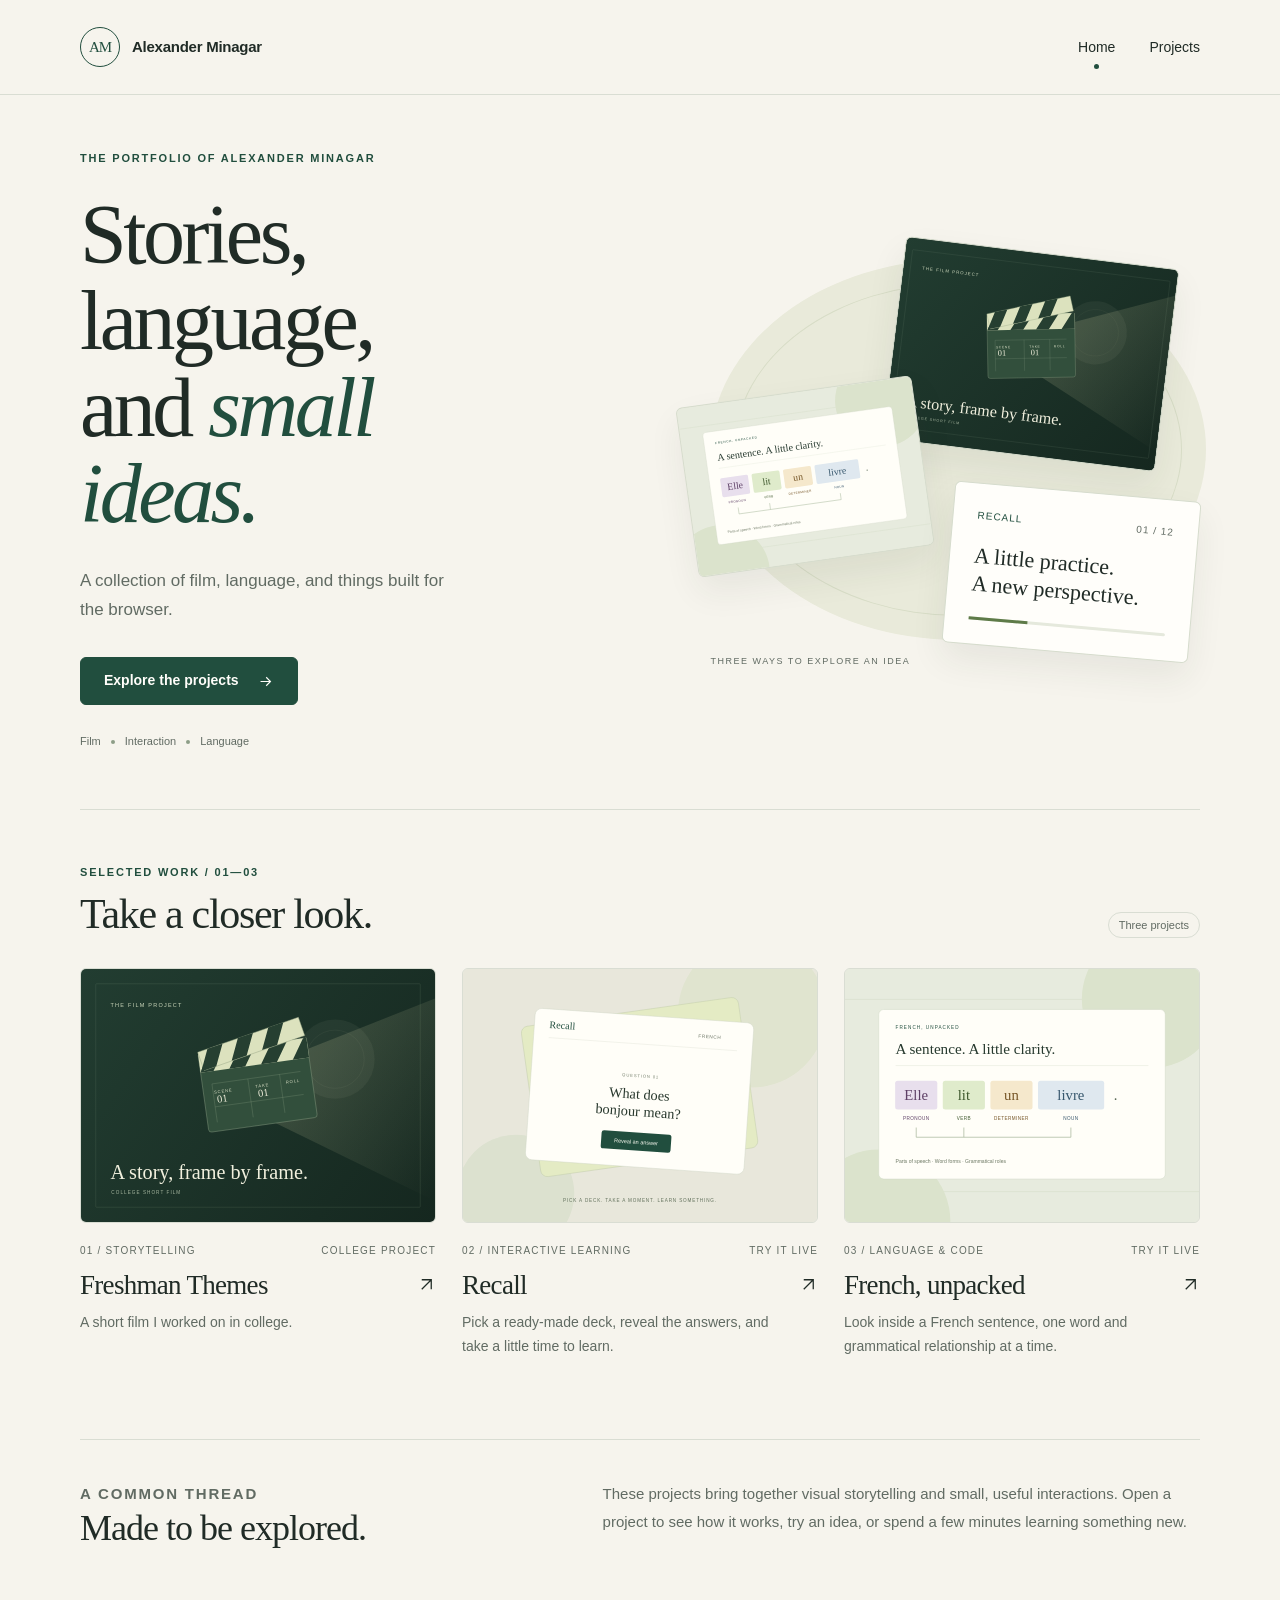
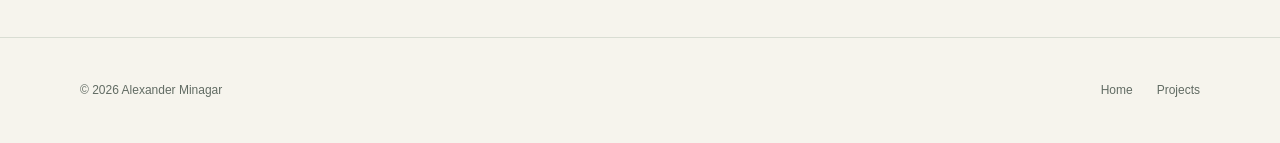
<file: alexander-minagar/index.html>
<!doctype html>
<html lang="en">
<head>
  <meta charset="utf-8">
  <meta name="viewport" content="width=device-width, initial-scale=1">
  <meta name="description" content="Alexander Minagar's portfolio: a college short film, preloaded flashcards, and a French grammar analyzer.">
  <meta name="theme-color" content="#214e3e">
  <title>Alexander Minagar</title>
  <link rel="icon" href="assets/images/favicon.svg" type="image/svg+xml">
  <link rel="stylesheet" href="assets/css/styles.css">
  <script src="assets/js/site-content.js" defer></script>
  <script src="assets/js/site.js" defer></script>
</head>
<body>
  <a class="skip-link" href="#main-content">Skip to content</a>
  <header class="site-header">
    <div class="container nav-inner">
      <a class="brand" href="index.html" aria-label="Alexander Minagar, home"><span class="brand-mark" aria-hidden="true">AM</span><span class="brand-name" data-site-name>Alexander Minagar</span></a>
      <nav class="site-nav" aria-label="Main navigation"><a href="index.html" aria-current="page">Home</a><a href="#projects">Projects</a></nav>
    </div>
  </header>
  <main id="main-content">
    <section class="hero container" aria-labelledby="hero-title">
      <div class="hero-copy">
        <p class="eyebrow">The portfolio of Alexander Minagar</p>
        <h1 id="hero-title">Stories, language,<br>and <em>small ideas.</em></h1>
        <p data-site-intro>A collection of film, language, and things built for the browser.</p>
        <a class="button button--primary" href="#projects">Explore the projects <svg viewBox="0 0 24 24" fill="none" stroke="currentColor" stroke-width="1.6" aria-hidden="true"><path d="M5 12h14m-6-6 6 6-6 6"/></svg></a>
        <div class="hero-notes">Film <span aria-hidden="true"></span> Interaction <span aria-hidden="true"></span> Language</div>
      </div>
      <figure class="work-composition" aria-label="Preview the three projects">
        <div class="composition-bg" aria-hidden="true"></div>
        <a class="composition-plate composition-film" href="film.html" aria-label="Explore the short film"><img src="assets/images/film-cover.svg" alt="Illustrated clapperboard, placeholder artwork for the film project" width="840" height="600"></a>
        <a class="composition-plate composition-language" href="french.html" aria-label="Try the French grammar analyzer"><img src="assets/images/french-cover.svg" alt="An illustrated French sentence separated into grammatical parts" width="840" height="600"></a>
        <a class="composition-plate composition-recall" href="flashcards.html" aria-label="Study with Recall flashcards"><div class="mini-card-label"><span>Recall</span><span>01 / 12</span></div><p>A little practice.<br>A new perspective.</p><div class="mini-progress" aria-hidden="true"></div></a>
        <figcaption class="composition-caption">THREE WAYS TO EXPLORE AN IDEA</figcaption>
      </figure>
    </section>
    <section class="selected-work container" id="projects" aria-labelledby="projects-title">
      <div class="section-heading"><div><p class="eyebrow">Selected work / 01—03</p><h2 class="section-title" id="projects-title">Take a closer look.</h2></div><span class="pill">Three projects</span></div>
      <div class="work-grid">
        <a class="project-card" href="film.html">
          <div class="project-image"><img src="assets/images/film-cover.svg" alt="Illustrated clapperboard on a dark green background" width="840" height="600" loading="lazy"></div>
          <div class="project-meta"><span>01 / Storytelling</span><span>College project</span></div>
          <h3><span data-film-title>A college short film</span><svg viewBox="0 0 24 24" width="19" height="19" fill="none" stroke="currentColor" stroke-width="1.6" aria-hidden="true"><path d="M6 18 18 6M6 6h12v12"/></svg></h3>
          <p data-film-description>A short film I worked on in college.</p>
        </a>
        <a class="project-card" href="flashcards.html">
          <div class="project-image"><img src="assets/images/recall-cover.svg" alt="A stack of illustrated flashcards" width="840" height="600" loading="lazy"></div>
          <div class="project-meta"><span>02 / Interactive learning</span><span>Try it live</span></div>
          <h3>Recall <svg viewBox="0 0 24 24" width="19" height="19" fill="none" stroke="currentColor" stroke-width="1.6" aria-hidden="true"><path d="M6 18 18 6M6 6h12v12"/></svg></h3>
          <p>Pick a ready-made deck, reveal the answers, and take a little time to learn.</p>
        </a>
        <a class="project-card" href="french.html">
          <div class="project-image"><img src="assets/images/french-cover.svg" alt="French words with color-coded grammatical labels" width="840" height="600" loading="lazy"></div>
          <div class="project-meta"><span>03 / Language & code</span><span>Try it live</span></div>
          <h3>French, unpacked <svg viewBox="0 0 24 24" width="19" height="19" fill="none" stroke="currentColor" stroke-width="1.6" aria-hidden="true"><path d="M6 18 18 6M6 6h12v12"/></svg></h3>
          <p>Look inside a French sentence, one word and grammatical relationship at a time.</p>
        </a>
      </div>
    </section>
    <section class="approach-note container" aria-labelledby="approach-title">
      <div><p class="eyebrow">A common thread</p><h2 id="approach-title">Made to be explored.</h2></div>
      <p>These projects bring together visual storytelling and small, useful interactions. Open a project to see how it works, try an idea, or spend a few minutes learning something new.</p>
    </section>
  </main>
  <footer class="site-footer"><div class="container footer-inner"><p>© <span data-year>2026</span> <span data-site-name>Alexander Minagar</span></p><div class="footer-links"><a href="index.html">Home</a><a href="#projects">Projects</a></div></div></footer>
</body>
</html>
</file>
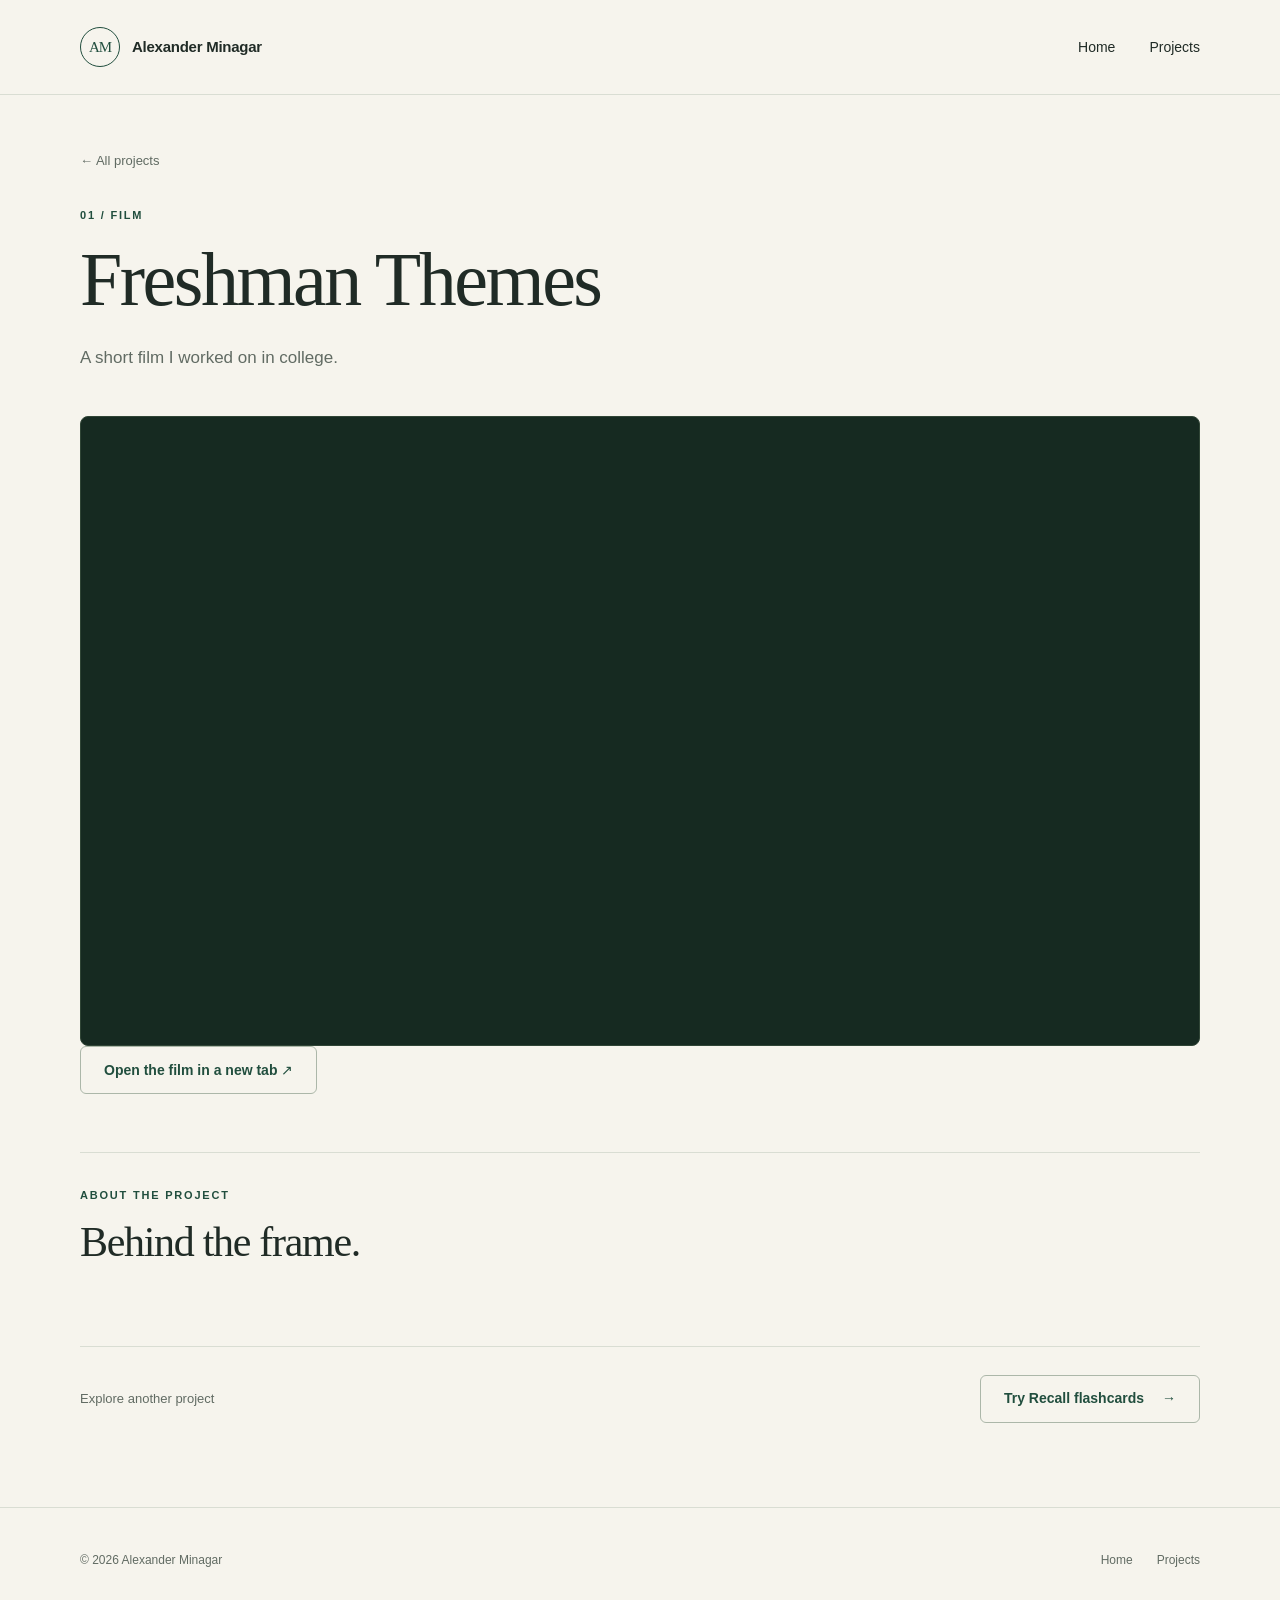
<file: alexander-minagar/film.html>
<!doctype html>
<html lang="en">
<head>
  <meta charset="utf-8">
  <meta name="viewport" content="width=device-width, initial-scale=1">
  <meta name="description" content="A college short film project by Alexander Minagar.">
  <meta name="theme-color" content="#214e3e">
  <title>Short Film | Alexander Minagar</title>
  <link rel="icon" href="assets/images/favicon.svg" type="image/svg+xml">
  <link rel="stylesheet" href="assets/css/styles.css">
  <link rel="stylesheet" href="assets/css/film.css">
  <script src="assets/js/site-content.js" defer></script>
  <script src="assets/js/site.js" defer></script>
  <script src="assets/js/film.js" defer></script>
</head>
<body>
  <a class="skip-link" href="#main-content">Skip to content</a>
  <header class="site-header"><div class="container nav-inner"><a class="brand" href="index.html"><span class="brand-mark" aria-hidden="true">AM</span><span class="brand-name" data-site-name>Alexander Minagar</span></a><nav class="site-nav" aria-label="Main navigation"><a href="index.html">Home</a><a href="index.html#projects">Projects</a></nav></div></header>
  <main class="container" id="main-content">
    <section class="page-intro" aria-labelledby="film-title">
      <a class="back-link" href="index.html#projects">← All projects</a>
      <p class="eyebrow" id="film-eyebrow">01 / Film</p>
      <h1 class="display-title" id="film-title" data-film-title>A college short film</h1>
      <p class="intro-text" data-film-description>A short film I worked on in college.</p>
    </section>
    <section class="film-player-section" aria-label="Watch the film">
      <div class="film-screen" id="film-screen">
        <img class="film-placeholder-art" src="assets/images/film-cover.svg" alt="Placeholder artwork: an illustrated clapperboard" width="840" height="600">
      </div>
      <a class="button button--outline" id="film-external-link" target="_blank" rel="noopener noreferrer" hidden>Open the film in a new tab ↗</a>
      <noscript><p class="noscript-message">Enable JavaScript to load the film player when a video has been added.</p></noscript>
    </section>
    <section class="film-about" aria-labelledby="about-film-title">
      <div><p class="eyebrow">About the project</p><h2 class="section-title" id="about-film-title">Behind the frame.</h2></div>
    </section>
    <div class="project-next"><p>Explore another project</p><a class="button button--outline" href="flashcards.html">Try Recall flashcards <span aria-hidden="true">→</span></a></div>
  </main>
  <footer class="site-footer"><div class="container footer-inner"><p>© <span data-year>2026</span> <span data-site-name>Alexander Minagar</span></p><div class="footer-links"><a href="index.html">Home</a><a href="index.html#projects">Projects</a></div></div></footer>
</body>
</html>
</file>
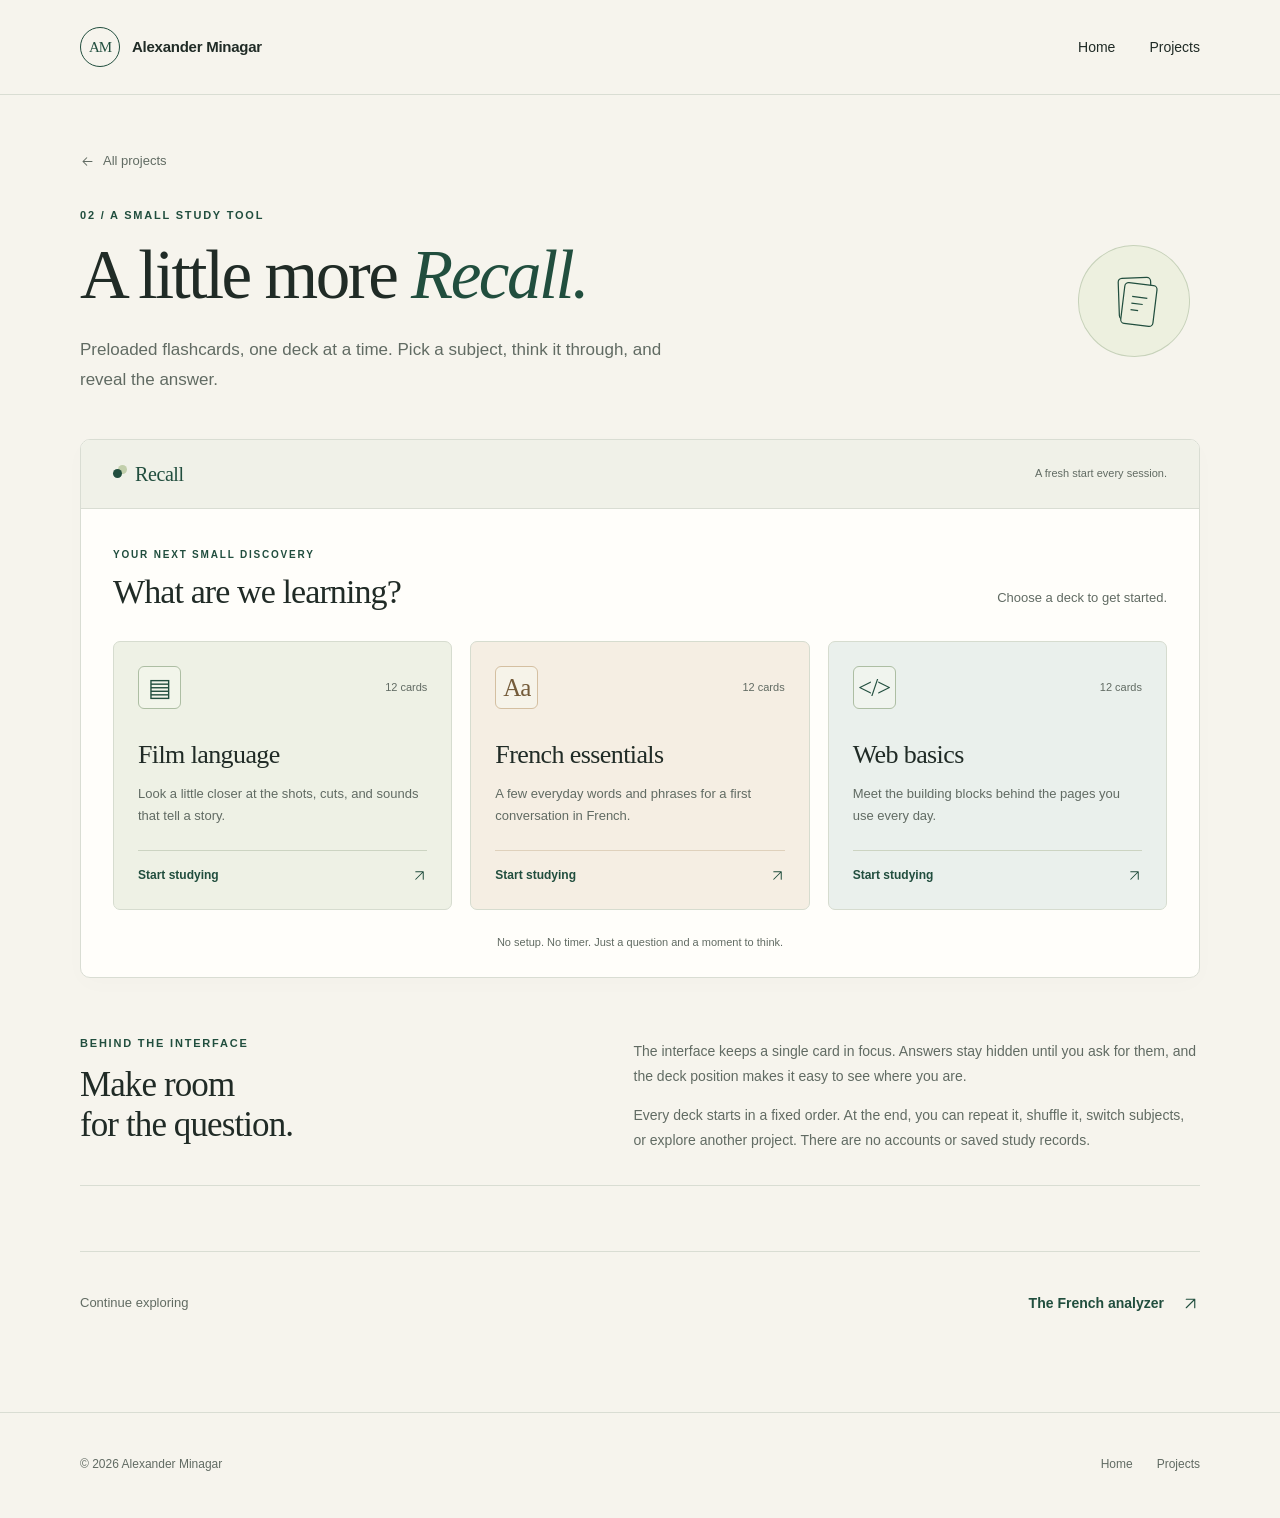
<file: alexander-minagar/flashcards.html>
<!doctype html>
<html lang="en">
<head>
  <meta charset="utf-8">
  <meta name="viewport" content="width=device-width, initial-scale=1">
  <meta name="description" content="Recall: a simple flashcard app by Alexander Minagar. Choose a preloaded deck and study one card at a time.">
  <meta name="theme-color" content="#214e3e">
  <title>Flashcards | Alexander Minagar</title>
  <link rel="icon" href="assets/images/favicon.svg" type="image/svg+xml">
  <link rel="stylesheet" href="assets/css/styles.css">
  <link rel="stylesheet" href="assets/css/flashcards.css">
  <script src="assets/js/site-content.js" defer></script>
  <script src="assets/js/site.js" defer></script>
  <script src="assets/js/decks.js" defer></script>
  <script src="assets/js/flashcards.js" defer></script>
</head>
<body>
  <a class="skip-link" href="#main-content">Skip to content</a>
  <header class="site-header">
    <div class="container nav-inner">
      <a class="brand" href="index.html" aria-label="Alexander Minagar home"><span class="brand-mark" aria-hidden="true">AM</span><span class="brand-name" data-site-name>Alexander Minagar</span></a>
      <nav class="site-nav" aria-label="Main navigation"><a href="index.html">Home</a><a href="index.html#projects">Projects</a></nav>
    </div>
  </header>
  <main id="main-content" class="container">
    <section class="page-intro recall-intro" aria-labelledby="page-title">
      <a class="back-link" href="index.html#projects"><svg class="recall-inline-icon" viewBox="0 0 20 20" aria-hidden="true" focusable="false"><path d="m9 5-5 5 5 5M4 10h12"/></svg> All projects</a>
      <div class="recall-intro-row">
        <div>
          <p class="eyebrow">02 / A small study tool</p>
          <h1 class="display-title" id="page-title">A little more <em>Recall.</em></h1>
          <p class="intro-text">Preloaded flashcards, one deck at a time. Pick a subject, think it through, and reveal the answer.</p>
        </div>
        <div class="recall-seal" aria-hidden="true"><svg viewBox="0 0 64 64" fill="none"><rect x="12" y="10" width="34" height="43" rx="4" transform="rotate(-9 12 10)"/><rect x="20" y="13" width="34" height="43" rx="4"/><path d="M29 27h16M29 34h12M29 41h8"/></svg></div>
      </div>
    </section>

    <section class="recall-app" aria-label="Recall flashcard app">
      <div class="recall-app-top"><span class="recall-wordmark"><span class="recall-dot" aria-hidden="true"></span> Recall</span><span class="recall-fresh">A fresh start every session.</span></div>
      <noscript><p class="noscript-message">Turn on JavaScript in your browser to choose a deck and study the flashcards.</p></noscript>

      <div id="deck-picker" class="recall-picker">
        <div class="recall-picker-heading"><div><p class="eyebrow">Your next small discovery</p><h2 id="deck-picker-title" tabindex="-1">What are we learning?</h2></div><p>Choose a deck to get started.</p></div>
        <div id="deck-grid" class="recall-deck-grid"></div>
        <p id="deck-error" class="recall-error" role="status" hidden>No decks are available right now. Please return to the home page and try again later.</p>
        <p class="recall-picker-note">No setup. No timer. Just a question and a moment to think.</p>
      </div>

      <div id="study-panel" class="recall-study" hidden>
        <div class="recall-study-top"><div><p class="eyebrow" id="study-category"></p><h2 id="study-deck-title"></h2></div><button class="button button--text" id="change-deck" type="button">Change deck <svg class="recall-inline-icon" viewBox="0 0 20 20" aria-hidden="true" focusable="false"><path d="M5 15 15 5M5 5h10v10"/></svg></button></div>
        <div class="recall-progress-row"><span id="study-count">Card 1 of 12</span><span id="study-order">In order · At your pace</span></div>
        <progress class="recall-progress" id="study-progress" value="1" max="12" aria-label="Position in deck"></progress>
        <section class="recall-card" id="study-card" tabindex="0" aria-labelledby="card-question" aria-describedby="study-keyboard-help">
          <div class="recall-card-top"><span id="card-side">Question</span><span class="recall-card-number" id="card-number">01</span></div>
          <h3 id="card-question"></h3>
          <p class="recall-think" id="card-think">Take a moment. What comes to mind?</p>
          <div class="recall-answer" id="answer-panel" hidden>
            <p class="recall-answer-label">Answer</p>
            <p class="recall-answer-text" id="card-answer"></p>
            <p class="recall-card-note" id="card-note" hidden></p>
          </div>
          <button class="button button--primary recall-reveal" id="reveal-answer" type="button" aria-controls="answer-panel" aria-expanded="false">Reveal answer <svg class="recall-inline-icon" viewBox="0 0 20 20" aria-hidden="true" focusable="false"><path d="M5 15 15 5M5 5h10v10"/></svg></button>
        </section>
        <div class="recall-navigation"><button class="button button--outline" type="button" id="previous-card"><svg class="recall-inline-icon" viewBox="0 0 20 20" aria-hidden="true" focusable="false"><path d="m9 5-5 5 5 5M4 10h12"/></svg> Previous</button><span class="recall-self-check" id="study-nudge">Think first. Reveal when ready.</span><button class="button button--primary" type="button" id="next-card">Next card <svg class="recall-inline-icon" viewBox="0 0 20 20" aria-hidden="true" focusable="false"><path d="m11 5 5 5-5 5M4 10h12"/></svg></button></div>
        <p class="recall-shortcuts" id="study-keyboard-help">When the card is focused: <kbd>Space</kbd> or <kbd>Enter</kbd> reveals the answer. <kbd>←</kbd> <kbd>→</kbd> moves between cards.</p>
      </div>

      <div id="complete-panel" class="recall-complete" hidden>
        <div class="recall-complete-icon" aria-hidden="true"><svg viewBox="0 0 36 36" fill="none"><path d="m9 18 6 6 12-12"/></svg></div>
        <p class="eyebrow">A good place to pause</p>
        <h2 id="complete-title" tabindex="-1">You reached the last card.</h2>
        <p id="complete-description"></p>
        <p class="recall-complete-prompt">Keep the curiosity going.</p>
        <div class="recall-restart-actions"><button class="button button--primary" id="study-again" type="button">Study this deck again</button><button class="button button--outline" id="shuffle-again" type="button">Shuffle &amp; study again</button></div>
        <button class="button button--text" id="choose-another" type="button">Choose another deck <svg class="recall-inline-icon" viewBox="0 0 20 20" aria-hidden="true" focusable="false"><path d="M5 15 15 5M5 5h10v10"/></svg></button>
        <div class="recall-complete-links"><a href="french.html">Try the French analyzer <svg class="recall-inline-icon" viewBox="0 0 20 20" aria-hidden="true" focusable="false"><path d="M5 15 15 5M5 5h10v10"/></svg></a><a href="index.html">Return home <svg class="recall-inline-icon" viewBox="0 0 20 20" aria-hidden="true" focusable="false"><path d="M5 15 15 5M5 5h10v10"/></svg></a></div>
      </div>
      <p id="study-announcer" class="recall-sr-only" aria-live="polite" aria-atomic="true"></p>
    </section>

    <section class="recall-context" aria-labelledby="recall-design-heading">
      <div><p class="eyebrow">Behind the interface</p><h2 id="recall-design-heading">Make room<br> for the question.</h2></div>
      <div><p>The interface keeps a single card in focus. Answers stay hidden until you ask for them, and the deck position makes it easy to see where you are.</p><p>Every deck starts in a fixed order. At the end, you can repeat it, shuffle it, switch subjects, or explore another project. There are no accounts or saved study records.</p></div>
    </section>
    <div class="project-next"><p>Continue exploring</p><a class="button button--text" href="french.html">The French analyzer <svg class="recall-inline-icon" viewBox="0 0 20 20" aria-hidden="true" focusable="false"><path d="M5 15 15 5M5 5h10v10"/></svg></a></div>
  </main>
  <footer class="site-footer"><div class="container footer-inner"><p>© <span data-year>2026</span> <span data-site-name>Alexander Minagar</span></p><div class="footer-links"><a href="index.html">Home</a><a href="index.html#projects">Projects</a></div></div></footer>
</body>
</html>
</file>
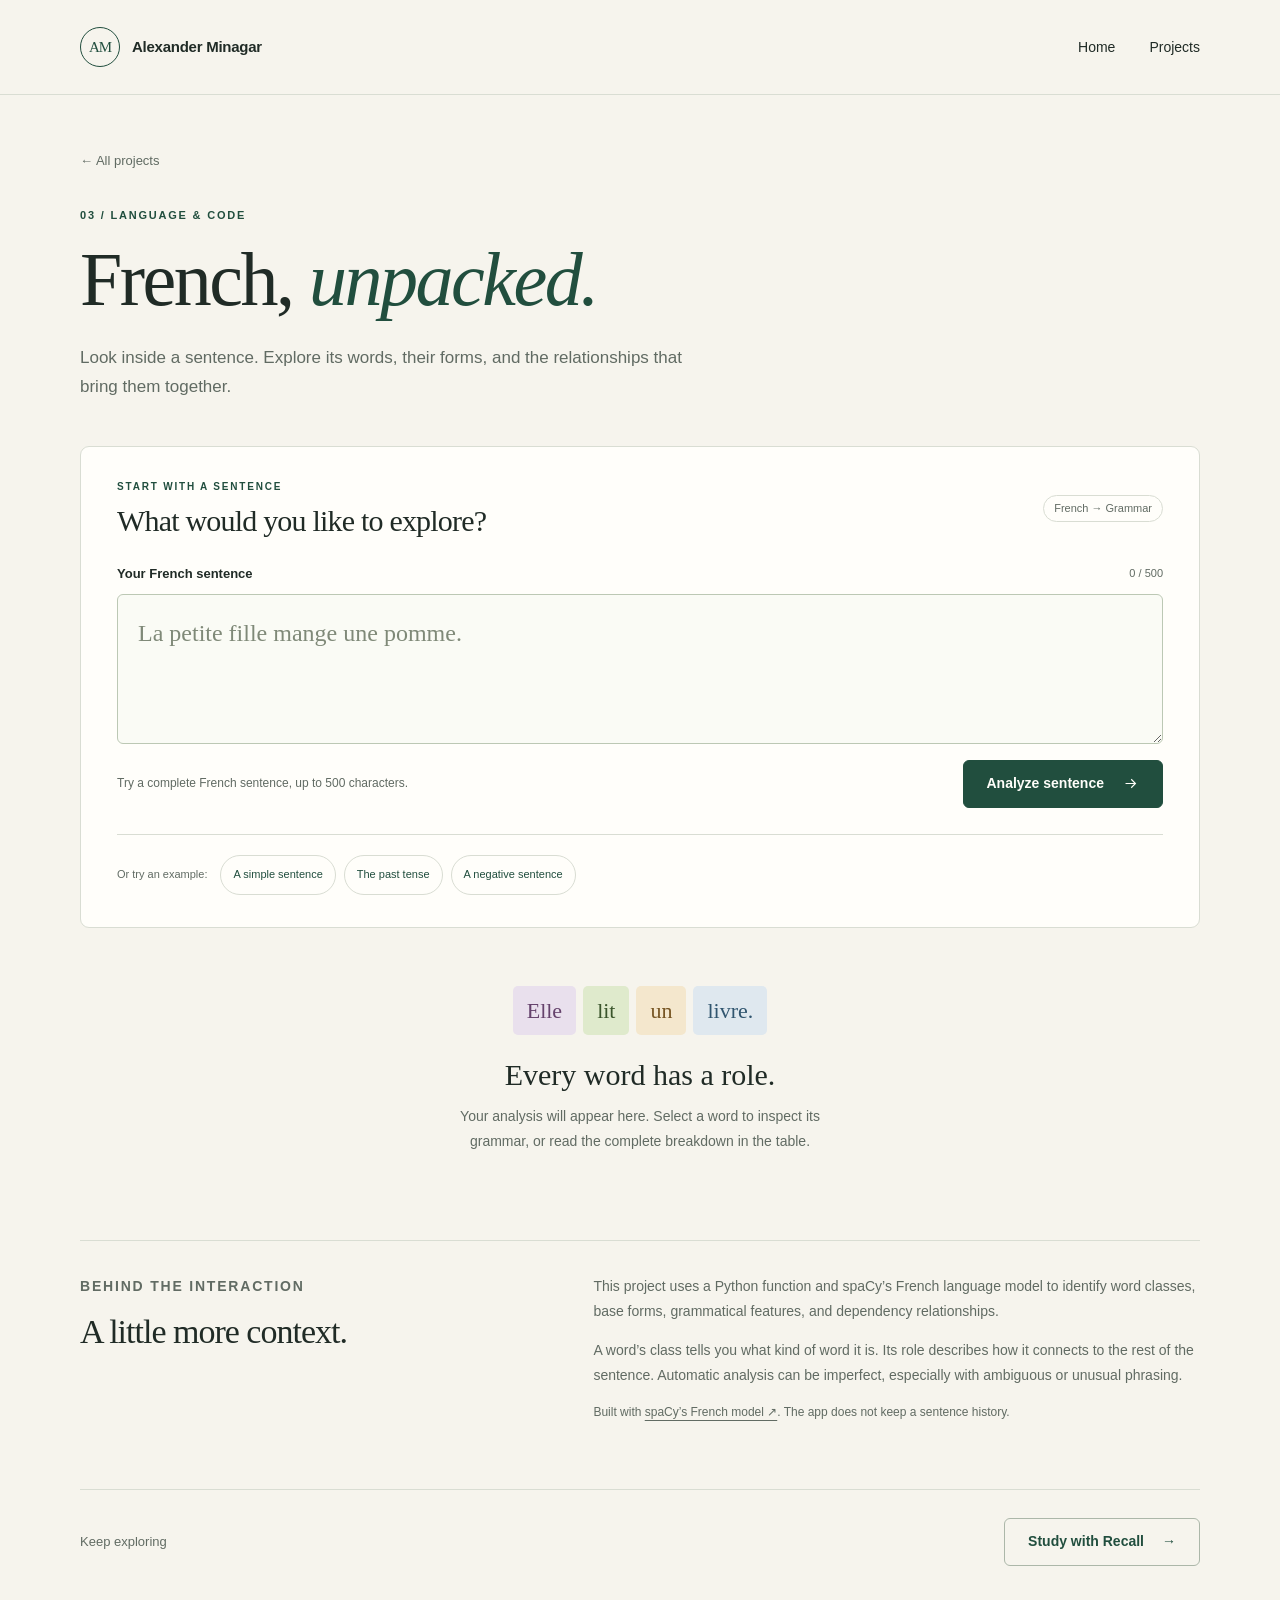
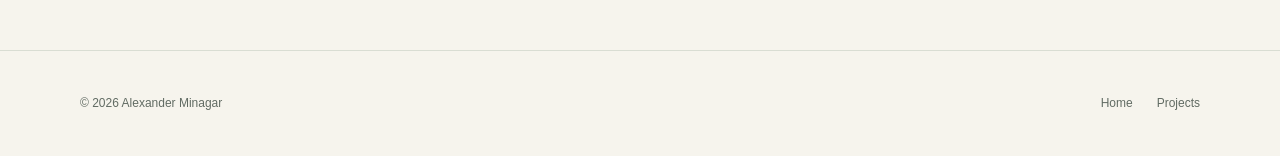
<file: alexander-minagar/french.html>
<!doctype html>
<html lang="en">
<head>
  <meta charset="utf-8">
  <meta name="viewport" content="width=device-width, initial-scale=1">
  <meta name="description" content="Explore the grammar of a French sentence with a Python-powered language analyzer by Alexander Minagar.">
  <meta name="theme-color" content="#214e3e">
  <title>French, Unpacked | Alexander Minagar</title>
  <link rel="icon" href="assets/images/favicon.svg" type="image/svg+xml">
  <link rel="stylesheet" href="assets/css/styles.css">
  <link rel="stylesheet" href="assets/css/french.css">
  <script src="assets/js/site-content.js" defer></script>
  <script src="assets/js/site.js" defer></script>
  <script src="assets/js/french.js" defer></script>
</head>
<body>
  <a class="skip-link" href="#main-content">Skip to content</a>
  <header class="site-header"><div class="container nav-inner"><a class="brand" href="index.html"><span class="brand-mark" aria-hidden="true">AM</span><span class="brand-name" data-site-name>Alexander Minagar</span></a><nav class="site-nav" aria-label="Main navigation"><a href="index.html">Home</a><a href="index.html#projects">Projects</a></nav></div></header>
  <main class="container" id="main-content">
    <section class="page-intro" aria-labelledby="french-title">
      <a class="back-link" href="index.html#projects">← All projects</a>
      <p class="eyebrow">03 / Language & code</p>
      <h1 class="display-title" id="french-title">French, <em>unpacked.</em></h1>
      <p class="intro-text">Look inside a sentence. Explore its words, their forms, and the relationships that bring them together.</p>
    </section>
    <section class="analyzer-input" aria-labelledby="input-title">
      <div class="analyzer-input-heading"><div><p class="eyebrow">Start with a sentence</p><h2 id="input-title">What would you like to explore?</h2></div><span class="pill">French → Grammar</span></div>
      <form id="analyzer-form">
        <div class="field-label-row"><label for="french-text">Your French sentence</label><span id="character-count">0 / 500</span></div>
        <textarea id="french-text" name="text" rows="3" maxlength="500" required lang="fr" spellcheck="true" placeholder="La petite fille mange une pomme." aria-describedby="input-help character-count"></textarea>
        <div class="analyzer-submit-row"><p id="input-help">Try a complete French sentence, up to 500 characters.</p><button class="button button--primary" id="analyze-button" type="submit"><span id="analyze-button-label">Analyze sentence</span><svg viewBox="0 0 24 24" fill="none" stroke="currentColor" stroke-width="1.6" aria-hidden="true"><path d="M5 12h14m-6-6 6 6-6 6"/></svg></button></div>
      </form>
      <div class="sentence-examples"><span>Or try an example:</span><button type="button" data-example="La petite fille mange une pomme.">A simple sentence</button><button type="button" data-example="Nous avons visité le musée hier.">The past tense</button><button type="button" data-example="Je ne comprends pas cette question.">A negative sentence</button></div>
      <p id="analyzer-status" class="analyzer-status" role="status" aria-live="polite"></p>
      <div id="analyzer-error" class="analyzer-error" role="alert" hidden></div>
      <noscript><p class="noscript-message">Enable JavaScript to send a sentence to the analyzer and display its results.</p></noscript>
    </section>
    <section class="analyzer-empty" id="analyzer-empty" aria-label="How the analysis works"><div class="empty-illustration" aria-hidden="true"><span class="token-pron">Elle</span><span class="token-verb">lit</span><span class="token-det">un</span><span class="token-noun">livre.</span></div><h2>Every word has a role.</h2><p>Your analysis will appear here. Select a word to inspect its grammar, or read the complete breakdown in the table.</p></section>
    <section class="analysis-results" id="analysis-results" hidden aria-labelledby="results-title">
      <div class="results-topline"><div><p class="eyebrow">Your sentence, explored</p><h2 id="results-title" tabindex="-1">The breakdown.</h2></div><p id="analysis-summary"></p></div>
      <p class="analysis-original" id="analysis-original" lang="fr"></p>
      <div class="token-strip" id="token-strip" aria-label="Select a word to inspect"></div>
      <div class="analysis-legend"><span><i class="token-noun"></i>Nouns</span><span><i class="token-verb"></i>Verbs</span><span><i class="token-pron"></i>Pronouns</span><span><i class="token-det"></i>Determiners</span><span><i class="token-adj"></i>Adjectives</span><span><i class="token-other"></i>Other</span></div>
      <div class="word-inspector" id="word-inspector" aria-live="polite"></div>
      <div class="table-topline"><h3>Word-by-word analysis</h3><span>Scroll across on smaller screens</span></div>
      <div class="analysis-table-wrap" tabindex="0" role="region" aria-label="Grammatical breakdown table, horizontally scrollable"><table class="analysis-table"><caption class="visually-hidden">Each word's base form, word class, grammatical role, related word, and grammatical features</caption><thead><tr><th scope="col">Word</th><th scope="col">Base form</th><th scope="col">Word class</th><th scope="col">Role</th><th scope="col">Related word</th><th scope="col">Features</th></tr></thead><tbody id="analysis-table-body"></tbody></table></div>
      <div class="analysis-notes" id="analysis-notes"></div>
      <button class="button button--outline" type="button" id="new-sentence-button">Explore another sentence <span aria-hidden="true">↑</span></button>
    </section>
    <section class="analyzer-explanation" aria-labelledby="how-title"><div><p class="eyebrow">Behind the interaction</p><h2 id="how-title">A little more context.</h2></div><div><p>This project uses a Python function and spaCy’s French language model to identify word classes, base forms, grammatical features, and dependency relationships.</p><p>A word’s class tells you what kind of word it is. Its role describes how it connects to the rest of the sentence. Automatic analysis can be imperfect, especially with ambiguous or unusual phrasing.</p><p class="analyzer-reference">Built with <a href="https://spacy.io/models/fr" target="_blank" rel="noopener noreferrer">spaCy’s French model ↗</a>. The app does not keep a sentence history.</p></div></section>
    <div class="project-next"><p>Keep exploring</p><a class="button button--outline" href="flashcards.html">Study with Recall <span aria-hidden="true">→</span></a></div>
  </main>
  <footer class="site-footer"><div class="container footer-inner"><p>© <span data-year>2026</span> <span data-site-name>Alexander Minagar</span></p><div class="footer-links"><a href="index.html">Home</a><a href="index.html#projects">Projects</a></div></div></footer>
</body>
</html>
</file>
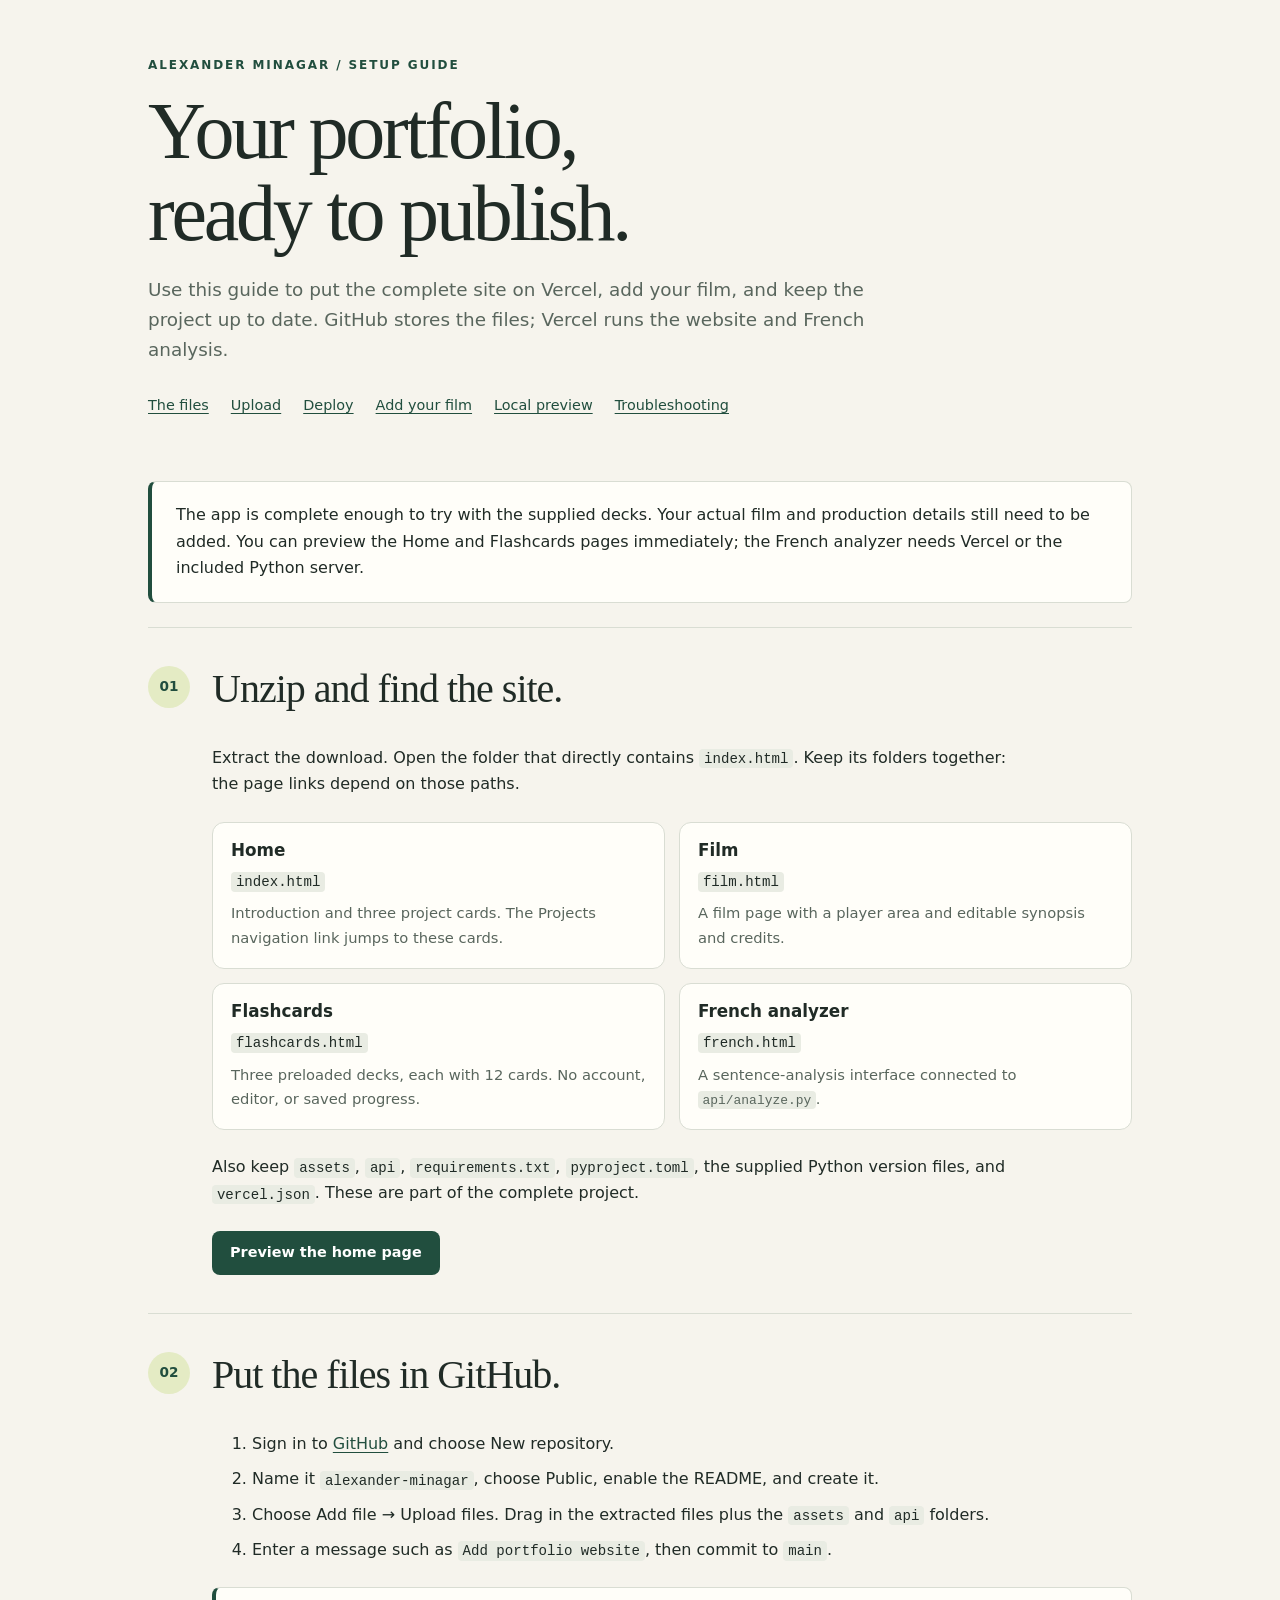
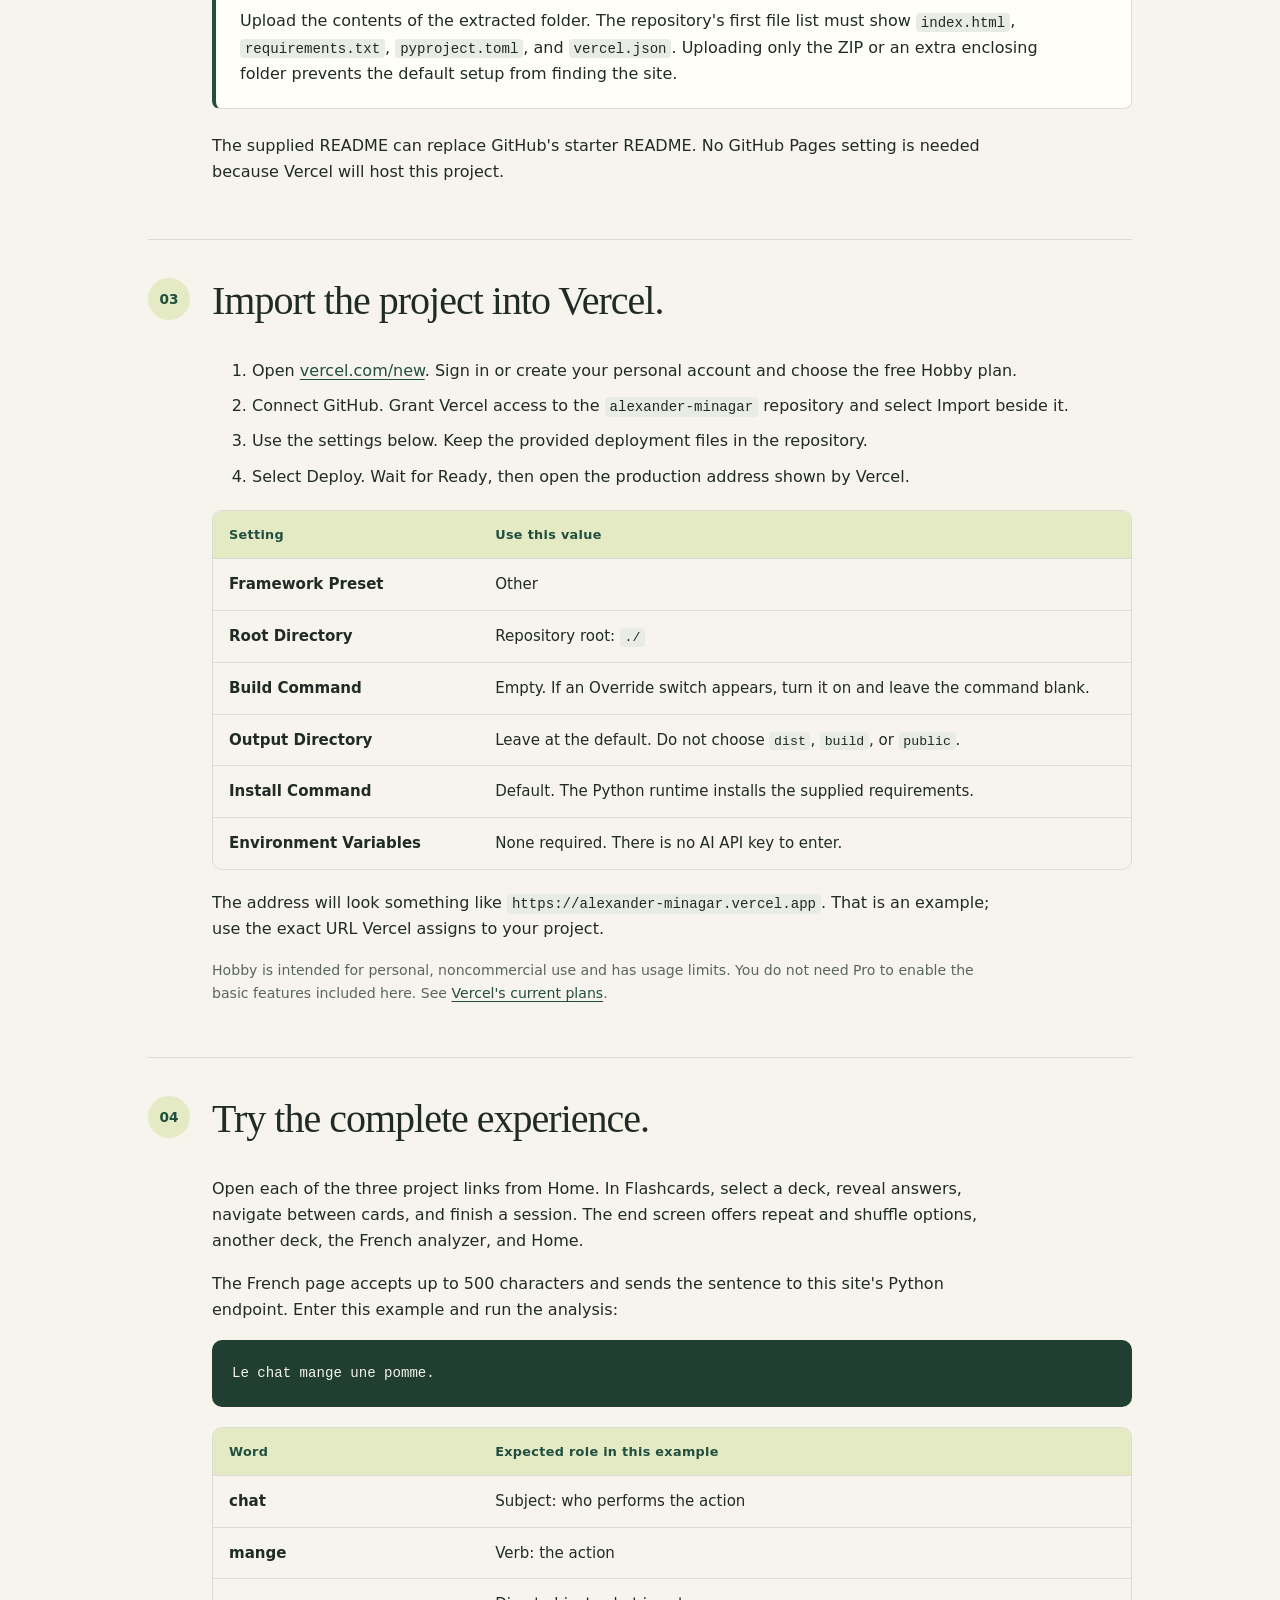
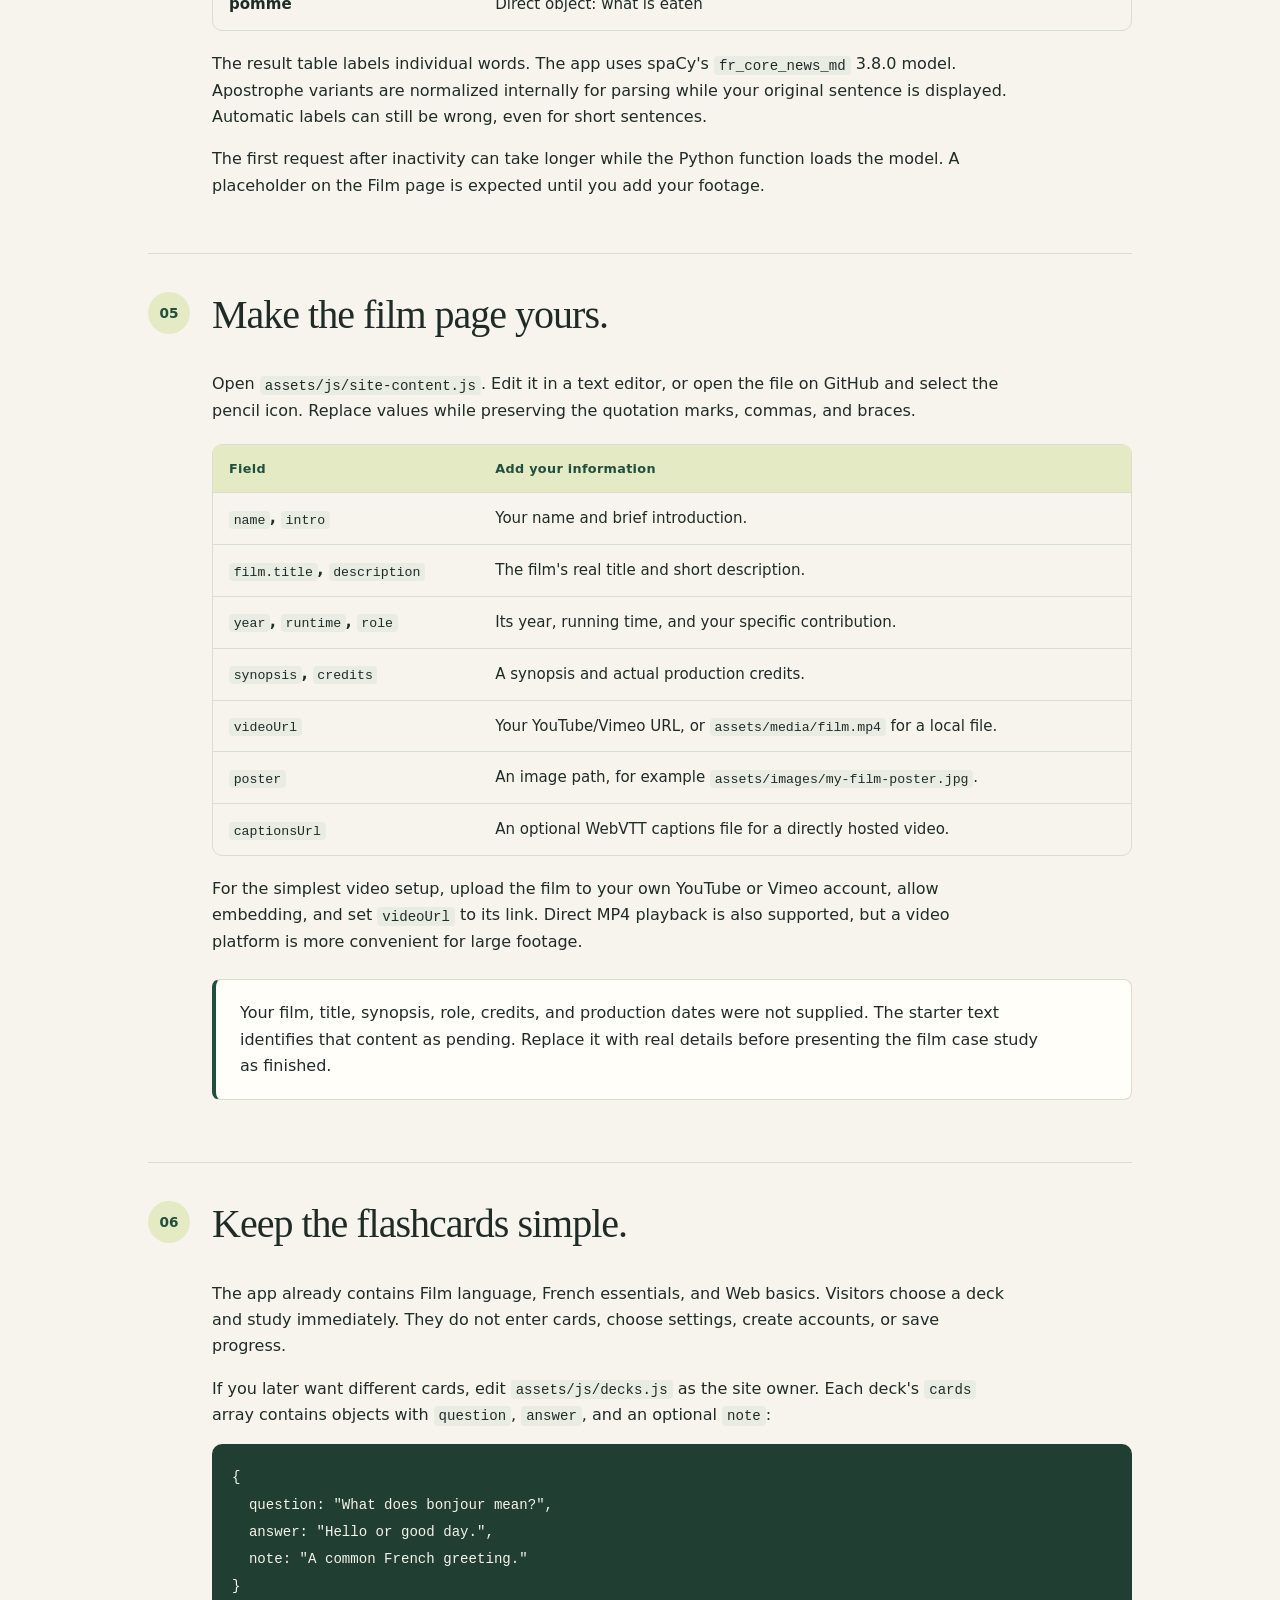
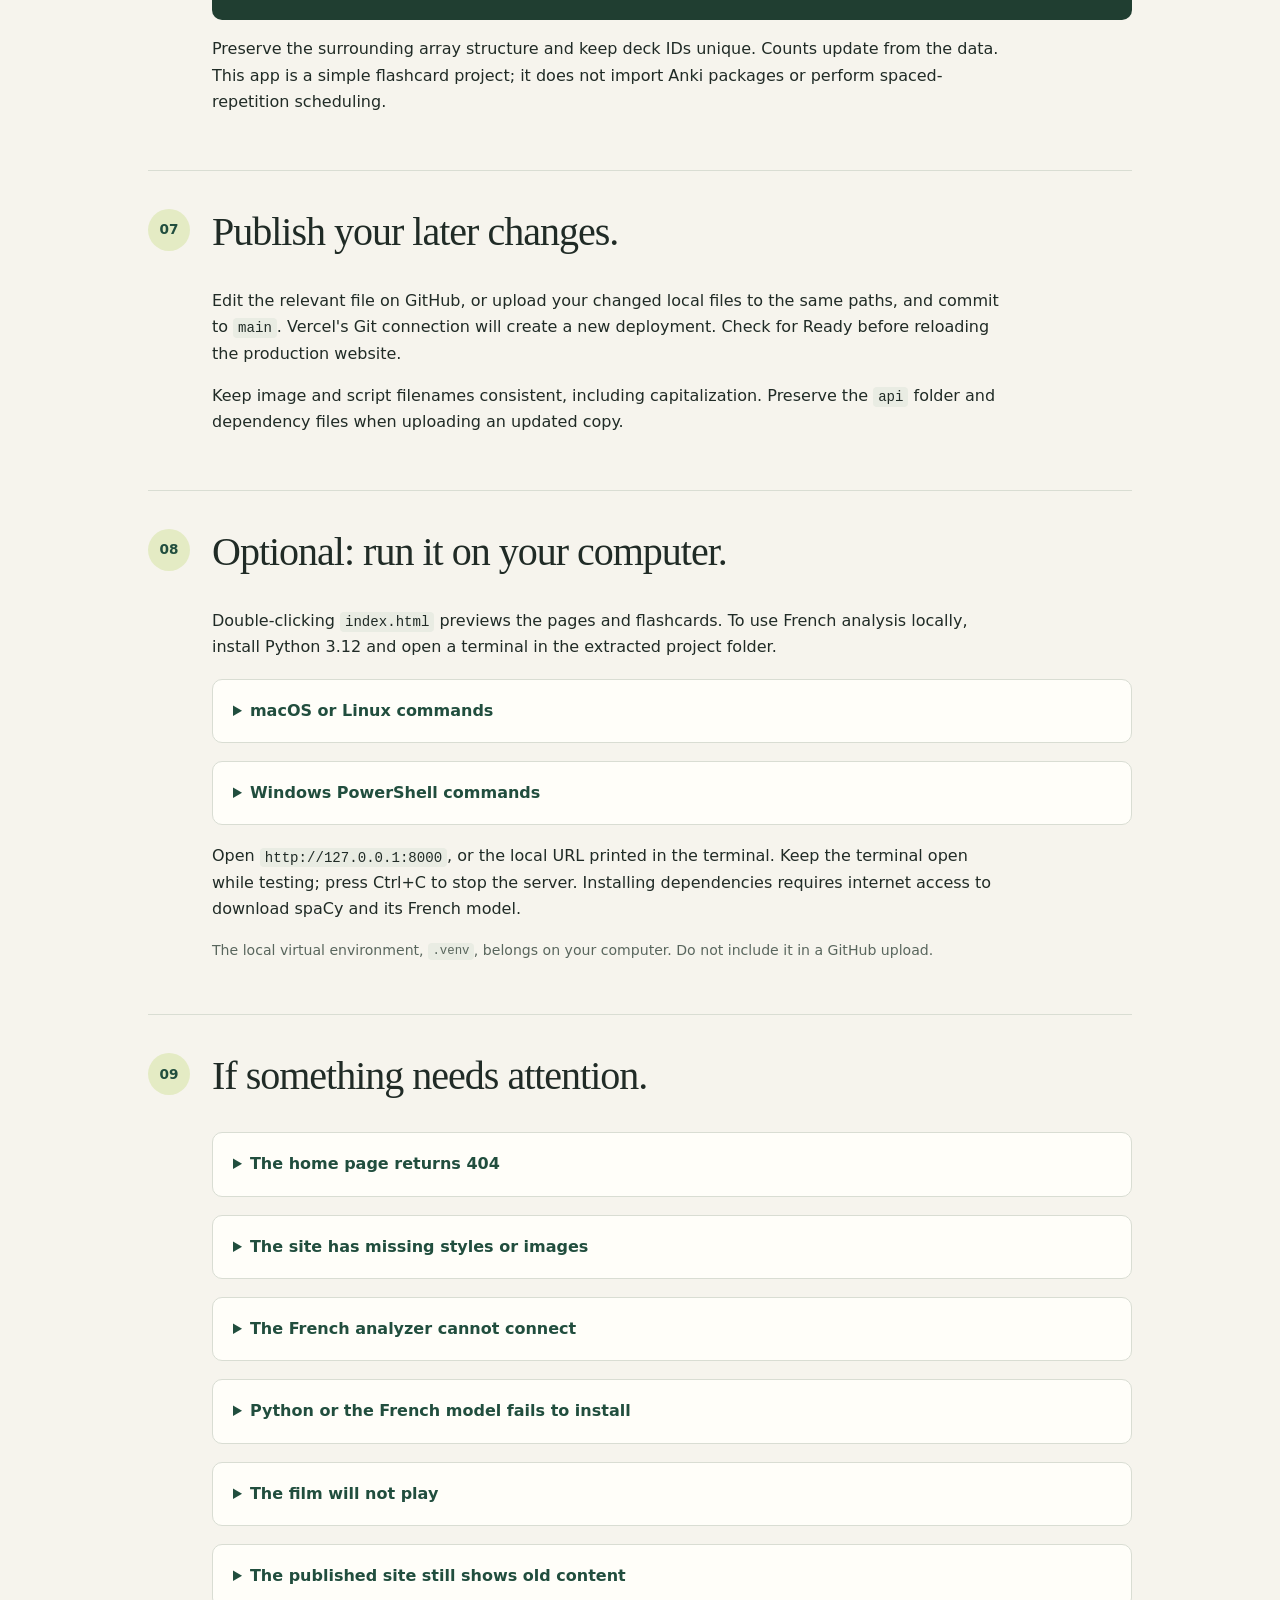
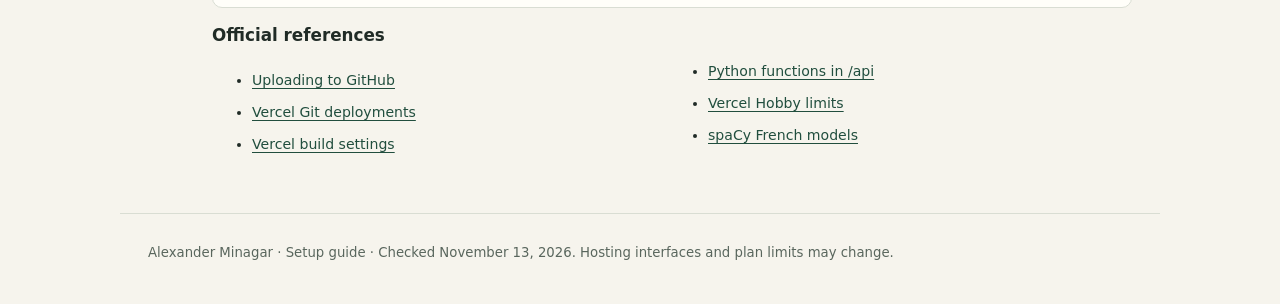
<file: alexander-minagar/START_HERE.html>
<!doctype html>
<html lang="en">
<head>
  <meta charset="utf-8">
  <meta name="viewport" content="width=device-width, initial-scale=1">
  <meta name="robots" content="noindex">
  <title>Start here | Alexander Minagar</title>
  <style>
    :root{color-scheme:light;--paper:#f6f4ed;--ink:#202b26;--green:#214e3e;--muted:#59665d;--line:#d9ddd3;--lime:#e4ebc4}
    *{box-sizing:border-box}html{scroll-behavior:smooth}body{margin:0;background:var(--paper);color:var(--ink);font:16px/1.65 system-ui,-apple-system,BlinkMacSystemFont,"Segoe UI",sans-serif}a{color:var(--green);text-underline-offset:.2em}a:focus-visible,summary:focus-visible{outline:3px solid #b27724;outline-offset:4px}header,main,footer{max-width:1040px;margin:auto;padding-left:28px;padding-right:28px}header{padding-top:56px;padding-bottom:40px}.eyebrow{margin:0 0 14px;font-size:.75rem;font-weight:700;letter-spacing:.16em;text-transform:uppercase;color:var(--green)}h1,h2,h3{line-height:1.15;margin-top:0}h1{font:normal clamp(2.7rem,7vw,5rem)/1.03 Georgia,serif;letter-spacing:-.04em;margin-bottom:20px}h2{font:normal clamp(1.8rem,4vw,2.5rem)/1.15 Georgia,serif;letter-spacing:-.025em}h3{font-size:1.05rem;margin-bottom:8px}.lead{max-width:720px;font-size:1.15rem;color:var(--muted)}nav{display:flex;flex-wrap:wrap;gap:12px 22px;margin-top:28px;font-size:.9rem}.callout{border:1px solid var(--line);border-left:4px solid var(--green);background:#fffef9;padding:20px 24px;border-radius:8px;margin:24px 0}.callout p{margin:0}.callout p+p{margin-top:10px}.steps{counter-reset:step}.step{position:relative;padding:38px 0 38px 64px;border-top:1px solid var(--line);counter-increment:step}.step:before{content:counter(step,decimal-leading-zero);position:absolute;left:0;top:38px;display:grid;place-items:center;width:42px;height:42px;border-radius:50%;color:var(--green);background:var(--lime);font-size:.85rem;font-weight:700}.step p{max-width:800px}.step li{margin:9px 0}code{font: .88em ui-monospace,SFMono-Regular,Consolas,monospace;background:#e9ece3;padding:.12em .35em;border-radius:4px;overflow-wrap:anywhere}pre{background:#203e31;color:#f5f4eb;padding:20px;border-radius:10px;overflow-x:auto;line-height:1.7}pre code{color:inherit;background:none;padding:0;white-space:pre}.table-wrap{overflow-x:auto;border:1px solid var(--line);border-radius:10px;margin:20px 0}table{border-collapse:collapse;width:100%;font-size:.94rem}th,td{text-align:left;padding:13px 16px;border-bottom:1px solid var(--line);vertical-align:top}th{background:var(--lime);color:var(--green);font-size:.8rem;letter-spacing:.025em}tr:last-child td{border-bottom:0}td:first-child{font-weight:600;width:29%}.small{font-size:.88rem;color:var(--muted)}.button{display:inline-block;padding:10px 18px;background:var(--green);color:#fff;border-radius:8px;text-decoration:none;font-size:.9rem;font-weight:600;margin-top:8px}.file-list{display:grid;grid-template-columns:repeat(2,minmax(0,1fr));gap:14px;margin:24px 0}.file-card{background:#fffef9;border:1px solid var(--line);border-radius:12px;padding:18px}.file-card p{margin:7px 0 0;font-size:.92rem;color:var(--muted)}details{border:1px solid var(--line);border-radius:10px;padding:18px 20px;margin:18px 0;background:#fffef9}summary{cursor:pointer;font-weight:650;color:var(--green)}details[open] summary{margin-bottom:16px}.source-list{font-size:.88rem;columns:2;column-gap:32px}.source-list li{break-inside:avoid}footer{padding-top:28px;padding-bottom:40px;border-top:1px solid var(--line);font-size:.83rem;color:var(--muted)}@media(max-width:640px){header,main,footer{padding-left:20px;padding-right:20px}.step{padding-left:0;padding-top:76px}.step:before{top:24px}.file-list{grid-template-columns:1fr}.source-list{columns:1}th,td{padding:11px;min-width:110px}}@media(prefers-reduced-motion:reduce){html{scroll-behavior:auto}}@media print{body{background:white;font-size:10pt}header{padding-top:12px}nav,.button{display:none}.step{break-inside:auto}.callout,table,.file-card,pre{break-inside:avoid}details{display:block}.source-list{columns:1}a{color:inherit}pre{white-space:pre-wrap;color:#202b26;background:#eee}h2{break-after:avoid}}
  </style>
</head>
<body>
  <header>
    <p class="eyebrow">Alexander Minagar / setup guide</p>
    <h1>Your portfolio,<br>ready to publish.</h1>
    <p class="lead">Use this guide to put the complete site on Vercel, add your film, and keep the project up to date. GitHub stores the files; Vercel runs the website and French analysis.</p>
    <nav aria-label="Guide sections"><a href="#files">The files</a><a href="#github">Upload</a><a href="#vercel">Deploy</a><a href="#film">Add your film</a><a href="#local">Local preview</a><a href="#help">Troubleshooting</a></nav>
  </header>
  <main>
    <div class="callout"><p>The app is complete enough to try with the supplied decks. Your actual film and production details still need to be added. You can preview the Home and Flashcards pages immediately; the French analyzer needs Vercel or the included Python server.</p></div>
    <div class="steps">
      <section class="step" id="files">
        <h2>Unzip and find the site.</h2>
        <p>Extract the download. Open the folder that directly contains <code>index.html</code>. Keep its folders together: the page links depend on those paths.</p>
        <div class="file-list">
          <div class="file-card"><h3>Home</h3><code>index.html</code><p>Introduction and three project cards. The Projects navigation link jumps to these cards.</p></div>
          <div class="file-card"><h3>Film</h3><code>film.html</code><p>A film page with a player area and editable synopsis and credits.</p></div>
          <div class="file-card"><h3>Flashcards</h3><code>flashcards.html</code><p>Three preloaded decks, each with 12 cards. No account, editor, or saved progress.</p></div>
          <div class="file-card"><h3>French analyzer</h3><code>french.html</code><p>A sentence-analysis interface connected to <code>api/analyze.py</code>.</p></div>
        </div>
        <p>Also keep <code>assets</code>, <code>api</code>, <code>requirements.txt</code>, <code>pyproject.toml</code>, the supplied Python version files, and <code>vercel.json</code>. These are part of the complete project.</p>
        <a class="button" href="index.html">Preview the home page</a>
      </section>
      <section class="step" id="github">
        <h2>Put the files in GitHub.</h2>
        <ol>
          <li>Sign in to <a href="https://github.com">GitHub</a> and choose New repository.</li>
          <li>Name it <code>alexander-minagar</code>, choose Public, enable the README, and create it.</li>
          <li>Choose Add file → Upload files. Drag in the extracted files plus the <code>assets</code> and <code>api</code> folders.</li>
          <li>Enter a message such as <code>Add portfolio website</code>, then commit to <code>main</code>.</li>
        </ol>
        <div class="callout"><p>Upload the contents of the extracted folder. The repository's first file list must show <code>index.html</code>, <code>requirements.txt</code>, <code>pyproject.toml</code>, and <code>vercel.json</code>. Uploading only the ZIP or an extra enclosing folder prevents the default setup from finding the site.</p></div>
        <p>The supplied README can replace GitHub's starter README. No GitHub Pages setting is needed because Vercel will host this project.</p>
      </section>
      <section class="step" id="vercel">
        <h2>Import the project into Vercel.</h2>
        <ol>
          <li>Open <a href="https://vercel.com/new">vercel.com/new</a>. Sign in or create your personal account and choose the free Hobby plan.</li>
          <li>Connect GitHub. Grant Vercel access to the <code>alexander-minagar</code> repository and select Import beside it.</li>
          <li>Use the settings below. Keep the provided deployment files in the repository.</li>
          <li>Select Deploy. Wait for Ready, then open the production address shown by Vercel.</li>
        </ol>
        <div class="table-wrap"><table><thead><tr><th scope="col">Setting</th><th scope="col">Use this value</th></tr></thead><tbody>
          <tr><td>Framework Preset</td><td>Other</td></tr>
          <tr><td>Root Directory</td><td>Repository root: <code>./</code></td></tr>
          <tr><td>Build Command</td><td>Empty. If an Override switch appears, turn it on and leave the command blank.</td></tr>
          <tr><td>Output Directory</td><td>Leave at the default. Do not choose <code>dist</code>, <code>build</code>, or <code>public</code>.</td></tr>
          <tr><td>Install Command</td><td>Default. The Python runtime installs the supplied requirements.</td></tr>
          <tr><td>Environment Variables</td><td>None required. There is no AI API key to enter.</td></tr>
        </tbody></table></div>
        <p>The address will look something like <code>https://alexander-minagar.vercel.app</code>. That is an example; use the exact URL Vercel assigns to your project.</p>
        <p class="small">Hobby is intended for personal, noncommercial use and has usage limits. You do not need Pro to enable the basic features included here. See <a href="https://vercel.com/pricing">Vercel's current plans</a>.</p>
      </section>
      <section class="step" id="check">
        <h2>Try the complete experience.</h2>
        <p>Open each of the three project links from Home. In Flashcards, select a deck, reveal answers, navigate between cards, and finish a session. The end screen offers repeat and shuffle options, another deck, the French analyzer, and Home.</p>
        <p>The French page accepts up to 500 characters and sends the sentence to this site's Python endpoint. Enter this example and run the analysis:</p>
        <pre lang="fr"><code>Le chat mange une pomme.</code></pre>
        <div class="table-wrap"><table><thead><tr><th scope="col">Word</th><th scope="col">Expected role in this example</th></tr></thead><tbody><tr><td lang="fr">chat</td><td>Subject: who performs the action</td></tr><tr><td lang="fr">mange</td><td>Verb: the action</td></tr><tr><td lang="fr">pomme</td><td>Direct object: what is eaten</td></tr></tbody></table></div>
        <p>The result table labels individual words. The app uses spaCy's <code>fr_core_news_md</code> 3.8.0 model. Apostrophe variants are normalized internally for parsing while your original sentence is displayed. Automatic labels can still be wrong, even for short sentences.</p>
        <p>The first request after inactivity can take longer while the Python function loads the model. A placeholder on the Film page is expected until you add your footage.</p>
      </section>
      <section class="step" id="film">
        <h2>Make the film page yours.</h2>
        <p>Open <code>assets/js/site-content.js</code>. Edit it in a text editor, or open the file on GitHub and select the pencil icon. Replace values while preserving the quotation marks, commas, and braces.</p>
        <div class="table-wrap"><table><thead><tr><th scope="col">Field</th><th scope="col">Add your information</th></tr></thead><tbody>
          <tr><td><code>name</code>, <code>intro</code></td><td>Your name and brief introduction.</td></tr>
          <tr><td><code>film.title</code>, <code>description</code></td><td>The film's real title and short description.</td></tr>
          <tr><td><code>year</code>, <code>runtime</code>, <code>role</code></td><td>Its year, running time, and your specific contribution.</td></tr>
          <tr><td><code>synopsis</code>, <code>credits</code></td><td>A synopsis and actual production credits.</td></tr>
          <tr><td><code>videoUrl</code></td><td>Your YouTube/Vimeo URL, or <code>assets/media/film.mp4</code> for a local file.</td></tr>
          <tr><td><code>poster</code></td><td>An image path, for example <code>assets/images/my-film-poster.jpg</code>.</td></tr>
          <tr><td><code>captionsUrl</code></td><td>An optional WebVTT captions file for a directly hosted video.</td></tr>
        </tbody></table></div>
        <p>For the simplest video setup, upload the film to your own YouTube or Vimeo account, allow embedding, and set <code>videoUrl</code> to its link. Direct MP4 playback is also supported, but a video platform is more convenient for large footage.</p>
        <div class="callout"><p>Your film, title, synopsis, role, credits, and production dates were not supplied. The starter text identifies that content as pending. Replace it with real details before presenting the film case study as finished.</p></div>
      </section>
      <section class="step" id="cards">
        <h2>Keep the flashcards simple.</h2>
        <p>The app already contains Film language, French essentials, and Web basics. Visitors choose a deck and study immediately. They do not enter cards, choose settings, create accounts, or save progress.</p>
        <p>If you later want different cards, edit <code>assets/js/decks.js</code> as the site owner. Each deck's <code>cards</code> array contains objects with <code>question</code>, <code>answer</code>, and an optional <code>note</code>:</p>
        <pre><code>{
  question: "What does bonjour mean?",
  answer: "Hello or good day.",
  note: "A common French greeting."
}</code></pre>
        <p>Preserve the surrounding array structure and keep deck IDs unique. Counts update from the data. This app is a simple flashcard project; it does not import Anki packages or perform spaced-repetition scheduling.</p>
      </section>
      <section class="step" id="updates">
        <h2>Publish your later changes.</h2>
        <p>Edit the relevant file on GitHub, or upload your changed local files to the same paths, and commit to <code>main</code>. Vercel's Git connection will create a new deployment. Check for Ready before reloading the production website.</p>
        <p>Keep image and script filenames consistent, including capitalization. Preserve the <code>api</code> folder and dependency files when uploading an updated copy.</p>
      </section>
      <section class="step" id="local">
        <h2>Optional: run it on your computer.</h2>
        <p>Double-clicking <code>index.html</code> previews the pages and flashcards. To use French analysis locally, install Python 3.12 and open a terminal in the extracted project folder.</p>
        <details><summary>macOS or Linux commands</summary><pre><code>python3.12 -m venv .venv
.venv/bin/python -m pip install -r requirements.txt
.venv/bin/python serve.py</code></pre></details>
        <details><summary>Windows PowerShell commands</summary><pre><code>py -3.12 -m venv .venv
.\.venv\Scripts\python.exe -m pip install -r requirements.txt
.\.venv\Scripts\python.exe serve.py</code></pre></details>
        <p>Open <code>http://127.0.0.1:8000</code>, or the local URL printed in the terminal. Keep the terminal open while testing; press Ctrl+C to stop the server. Installing dependencies requires internet access to download spaCy and its French model.</p>
        <p class="small">The local virtual environment, <code>.venv</code>, belongs on your computer. Do not include it in a GitHub upload.</p>
      </section>
      <section class="step" id="help">
        <h2>If something needs attention.</h2>
        <details><summary>The home page returns 404</summary><p>Check that <code>index.html</code> appears directly in the repository root. In Vercel, use Framework Other, Root <code>./</code>, and the default Output Directory. Confirm the latest deployment is Ready.</p></details>
        <details><summary>The site has missing styles or images</summary><p>Upload the complete <code>assets</code> folder with its nested folders. Paths and filename capitalization must match the HTML and configuration.</p></details>
        <details><summary>The French analyzer cannot connect</summary><p>A page opened as <code>file://</code> has no Python endpoint. Use your Vercel URL or the local server. On Vercel, confirm <code>api/analyze.py</code>, <code>requirements.txt</code>, and <code>vercel.json</code> were included. Open the deployment's runtime logs for the actual error.</p></details>
        <details><summary>Python or the French model fails to install</summary><p>Open Vercel's build log and locate the first installation error. Keep the supplied Python version and requirement files intact. A model-download error may indicate the wheel URL was unreachable; confirm that dependency can be downloaded before retrying. Do not substitute a different model package without checking compatibility.</p></details>
        <details><summary>The film will not play</summary><p>Check the video URL and the provider's embedding/privacy settings. For an MP4, upload the actual file and make sure its name and path match <code>videoUrl</code>. The initial placeholder does not contain your film.</p></details>
        <details><summary>The published site still shows old content</summary><p>Check that you committed the change to <code>main</code> and that Vercel deployed that commit successfully. Then reload the production URL, not an older preview URL.</p></details>
        <h3>Official references</h3>
        <ul class="source-list">
          <li><a href="https://docs.github.com/en/repositories/working-with-files/managing-files/adding-a-file-to-a-repository">Uploading to GitHub</a></li>
          <li><a href="https://vercel.com/docs/git">Vercel Git deployments</a></li>
          <li><a href="https://vercel.com/docs/builds/configure-a-build">Vercel build settings</a></li>
          <li><a href="https://vercel.com/docs/functions/runtimes/python/api-directory">Python functions in /api</a></li>
          <li><a href="https://vercel.com/docs/plans/hobby">Vercel Hobby limits</a></li>
          <li><a href="https://spacy.io/models/fr">spaCy French models</a></li>
        </ul>
      </section>
    </div>
  </main>
  <footer>Alexander Minagar · Setup guide · Checked November 13, 2026. Hosting interfaces and plan limits may change.</footer>
</body>
</html>
</file>
<file: alexander-minagar/assets/css/styles.css>
:root {
  --paper: #f6f4ed;
  --white: #fffefa;
  --ink: #202b26;
  --muted: #616b63;
  --green: #214e3e;
  --green-dark: #173a2e;
  --lime: #e4ebc4;
  --line: #d9ddd3;
  --soft: #eeeee5;
  --serif: Georgia, "Times New Roman", serif;
  --sans: -apple-system, BlinkMacSystemFont, "Segoe UI", Arial, sans-serif;
}
* { box-sizing: border-box; }
html { scroll-behavior: smooth; scroll-padding-top: 28px; }
body { margin: 0; background: var(--paper); color: var(--ink); font-family: var(--sans); font-size: 16px; line-height: 1.6; -webkit-font-smoothing: antialiased; }
button, input, select, textarea { font: inherit; }
button, a { -webkit-tap-highlight-color: transparent; }
a { color: inherit; text-underline-offset: 4px; }
button { cursor: pointer; }
img, svg, video { max-width: 100%; }
img { display: block; }
button:disabled { cursor: default; opacity: .45; }
[hidden] { display: none !important; }
:focus-visible { outline: 3px solid #986126; outline-offset: 5px; }
::selection { background: #d8e3b6; color: #173a2e; }
h1, h2, h3, p { margin-top: 0; }
h1, h2, h3 { line-height: 1.12; font-weight: 400; }
h1, h2 { font-family: var(--serif); }
.container { width: min(1120px, calc(100% - 80px)); margin-inline: auto; }
.skip-link { position: absolute; top: 10px; left: 16px; z-index: 20; transform: translateY(-160%); padding: 10px 16px; background: var(--ink); color: white; border-radius: 6px; }
.skip-link:focus { transform: translateY(0); }
.site-header { border-bottom: 1px solid var(--line); }
.nav-inner { min-height: 94px; display: flex; align-items: center; justify-content: space-between; gap: 24px; }
.brand { display: inline-flex; align-items: center; gap: 12px; text-decoration: none; font-size: 15px; font-weight: 600; letter-spacing: -.25px; }
.brand-mark { width: 40px; height: 40px; flex: 0 0 40px; border: 1px solid var(--green); border-radius: 50%; color: var(--green); display: grid; place-items: center; font-family: var(--serif); font-size: 15px; font-weight: 400; letter-spacing: -1px; }
.site-nav { display: flex; align-items: center; gap: 34px; font-size: 14px; }
.site-nav a { min-height: 44px; display: inline-flex; align-items: center; position: relative; text-decoration: none; }
.site-nav a[aria-current="page"]::after { content: ""; width: 5px; height: 5px; border-radius: 50%; background: var(--green); position: absolute; bottom: 0; left: calc(50% - 2.5px); }
.site-nav a:hover { color: var(--green); text-decoration: underline; }
.eyebrow { font-family: var(--sans); font-size: 11px; font-weight: 650; line-height: 1.6; text-transform: uppercase; letter-spacing: 1.8px; color: var(--green); margin-bottom: 22px; }
.muted { color: var(--muted); }
.button { display: inline-flex; justify-content: center; align-items: center; gap: 18px; min-height: 48px; padding: 11px 23px; border: 1px solid transparent; border-radius: 6px; font-size: 14px; font-weight: 550; line-height: 1.4; text-decoration: none; transition: background .18s, border-color .18s, transform .18s; }
.button--primary { color: var(--white); background: var(--green); border-color: var(--green); }
.button--primary:hover { background: var(--green-dark); border-color: var(--green-dark); }
.button--outline { color: var(--green); border-color: #acb7a9; background: transparent; }
.button--outline:hover { background: #e9eddd; border-color: var(--green); }
.button--text { color: var(--green); padding-inline: 0; background: transparent; }
.button--text:hover { text-decoration: underline; }
.button svg { width: 17px; height: 17px; flex: 0 0 17px; }
.pill { display: inline-flex; gap: 6px; align-items: center; border: 1px solid var(--line); border-radius: 99px; color: var(--muted); padding: 4px 10px; font-size: 11px; font-weight: 500; line-height: 1.5; }
.back-link { display: inline-flex; align-items: center; gap: 8px; font-size: 13px; text-decoration: none; color: var(--muted); min-height: 44px; margin-bottom: 24px; }
.back-link:hover { color: var(--green); text-decoration: underline; }
.page-intro { padding-top: 44px; padding-bottom: 44px; }
.page-intro .eyebrow { margin-bottom: 15px; }
.display-title { font-size: clamp(44px, 6.8vw, 76px); letter-spacing: -2.5px; margin-bottom: 24px; line-height: 1.04; }
.intro-text { color: var(--muted); max-width: 620px; font-size: 17px; line-height: 1.75; margin-bottom: 0; }
.section-title { font-size: 42px; letter-spacing: -1.3px; margin-bottom: 15px; }
.section-heading { display: flex; justify-content: space-between; align-items: end; gap: 24px; margin-bottom: 30px; }
.section-heading h2 { margin-bottom: 0; }
.section-heading .eyebrow { margin-bottom: 10px; }
.site-footer { margin-top: 84px; border-top: 1px solid var(--line); }
.footer-inner { display: flex; align-items: center; justify-content: space-between; gap: 24px; min-height: 105px; color: var(--muted); font-size: 12px; }
.footer-inner p { margin: 0; }
.footer-links { display: flex; gap: 24px; }
.footer-links a { padding-block: 12px; text-decoration: none; }
.footer-links a:hover { text-decoration: underline; }
.hero { display: grid; grid-template-columns: 1.1fr 1fr; align-items: center; gap: 50px; min-height: 610px; padding-top: 55px; padding-bottom: 58px; }
.hero .eyebrow { margin-bottom: 24px; }
.hero h1 { font-size: clamp(58px, 6.7vw, 84px); letter-spacing: -3.5px; line-height: 1.03; margin-bottom: 28px; }
.hero h1 em { color: var(--green); font-weight: 400; }
.hero-copy { max-width: 480px; }
.hero-copy > p:not(.eyebrow) { max-width: 370px; color: var(--muted); font-size: 17px; line-height: 1.75; margin-bottom: 32px; }
.hero-notes { display: flex; align-items: center; gap: 10px; font-size: 11px; color: var(--muted); margin-top: 28px; }
.hero-notes span { width: 4px; height: 4px; background: #8d9d87; border-radius: 50%; }
.work-composition { position: relative; height: 430px; margin: 0; }
.composition-bg { position: absolute; inset: 24px -6px 25px 20px; border-radius: 50%; background: #e9eada; }
.composition-bg::after { content: ""; position: absolute; inset: 24px; border: 1px solid #d8ddc7; border-radius: 50%; }
.composition-plate { position: absolute; text-decoration: none; box-shadow: 0 16px 34px #26332413; border: 1px solid #d6dccd; overflow: hidden; border-radius: 6px; transition: transform .22s ease, box-shadow .22s ease; }
.composition-plate:hover { box-shadow: 0 20px 40px #26332426; }
.composition-film { top: 17px; right: 32px; width: 275px; height: 204px; transform: rotate(7deg); background: #23372e; }
.composition-film:hover { transform: rotate(3deg) translateY(-4px); }
.composition-film img { width: 100%; height: 100%; object-fit: cover; }
.composition-language { top: 156px; left: -4px; width: 238px; transform: rotate(-8deg); background: #e9ebdd; }
.composition-language:hover { transform: rotate(-4deg) translateY(-4px); }
.composition-language img { width: 100%; height: auto; }
.composition-recall { top: 256px; right: 5px; width: 247px; transform: rotate(5deg); background: var(--white); padding: 24px; }
.composition-recall:hover { transform: rotate(2deg) translateY(-4px); }
.mini-card-label { display: flex; align-items: center; justify-content: space-between; font-size: 10px; color: var(--muted); letter-spacing: 1px; text-transform: uppercase; }
.mini-card-label span:first-child { color: var(--green); }
.composition-recall p { font-family: var(--serif); font-size: 22px; line-height: 1.25; margin: 18px 0 20px; }
.mini-progress { width: 100%; height: 3px; border-radius: 2px; background: #e5e9dc; }
.mini-progress::before { content: ""; display: block; width: 30%; height: 100%; background: #5e7b48; }
.composition-caption { position: absolute; bottom: -3px; left: 20px; font-size: 9px; letter-spacing: 1.5px; color: var(--muted); }
.selected-work { padding-top: 54px; border-top: 1px solid var(--line); }
.work-grid { display: grid; grid-template-columns: repeat(3, minmax(0, 1fr)); gap: 26px; }
.project-card { text-decoration: none; display: block; }
.project-image { aspect-ratio: 1.4; border-radius: 6px; overflow: hidden; border: 1px solid var(--line); background: var(--soft); margin-bottom: 20px; }
.project-image img { width: 100%; height: 100%; object-fit: cover; transition: transform .3s; }
.project-card:hover .project-image img { transform: scale(1.035); }
.project-meta { display: flex; gap: 12px; justify-content: space-between; align-items: center; font-size: 10px; letter-spacing: 1.2px; color: var(--muted); margin-bottom: 11px; text-transform: uppercase; }
.project-card h3 { font-family: var(--serif); font-size: 27px; letter-spacing: -.7px; display: flex; justify-content: space-between; align-items: center; margin-bottom: 10px; }
.project-card h3 span[aria-hidden] { font: 22px var(--sans); color: var(--green); }
.project-card > p { color: var(--muted); font-size: 14px; line-height: 1.75; max-width: 320px; margin: 0; }
.approach-note { margin-top: 80px; padding: 40px 0 5px; border-top: 1px solid var(--line); display: grid; grid-template-columns: 1fr 1.35fr; gap: 80px; }
.approach-note h2 { font-size: 36px; letter-spacing: -1px; margin: 0; }
.approach-note p { color: var(--muted); font-size: 15px; line-height: 1.85; margin: 0; }
.projects-intro { padding-top: 68px; padding-bottom: 55px; }
.projects-intro .intro-text { max-width: 550px; }
.project-list { display: grid; gap: 32px; }
.project-feature { display: grid; grid-template-columns: .95fr 1fr; border: 1px solid var(--line); border-radius: 8px; overflow: hidden; background: var(--white); }
.feature-art { min-height: 350px; text-decoration: none; background: #e8ebdd; display: grid; align-items: center; overflow: hidden; }
.feature-art img { width: 100%; height: 100%; object-fit: cover; transition: transform .3s; }
.feature-art:hover img { transform: scale(1.025); }
.feature-copy { padding: 39px 44px; align-self: center; }
.feature-copy .eyebrow { margin-bottom: 15px; }
.feature-copy h2 { font-size: 39px; letter-spacing: -1.3px; margin-bottom: 17px; }
.feature-copy p:not(.eyebrow) { font-size: 15px; line-height: 1.8; color: var(--muted); margin-bottom: 19px; }
.feature-tags { display: flex; flex-wrap: wrap; gap: 6px; margin-bottom: 22px; }
.project-note { margin-top: 36px; color: var(--muted); font-size: 13px; }
.project-note a { color: var(--green); }
.project-next { margin-top: 65px; padding-top: 28px; border-top: 1px solid var(--line); display: flex; align-items: center; justify-content: space-between; gap: 24px; }
.project-next p { margin: 0; font-size: 13px; color: var(--muted); }
.noscript-message { background: var(--lime); color: var(--green-dark); border: 1px solid var(--line); padding: 16px; margin: 24px 0; }
@media (max-width: 1050px) {
  .hero { gap: 26px; min-height: 580px; }
  .work-composition { transform: scale(.9); transform-origin: center; }
  .feature-copy { padding: 32px; }
  .feature-copy h2 { font-size: 34px; }
}
@media (max-width: 800px) {
  .container { width: calc(100% - 44px); }
  .hero { grid-template-columns: 1fr; gap: 10px; padding-top: 54px; padding-bottom: 34px; }
  .hero-copy { max-width: none; }
  .hero h1 { font-size: clamp(52px, 10vw, 76px); }
  .hero-copy > p:not(.eyebrow) { max-width: 480px; }
  .work-composition { width: min(480px, 100%); margin: 15px auto 0; transform: none; }
  .work-grid { gap: 20px; }
  .project-card h3 { font-size: 23px; }
  .project-meta { font-size: 9px; gap: 4px; flex-wrap: wrap; }
  .project-feature { grid-template-columns: .9fr 1fr; }
  .feature-art { min-height: 320px; }
  .feature-copy { padding: 26px; }
  .feature-copy h2 { font-size: 31px; }
  .approach-note { gap: 35px; }
}
@media (max-width: 600px) {
  .container { width: calc(100% - 36px); }
  .nav-inner { min-height: 80px; gap: 10px; }
  .brand { font-size: 13px; gap: 9px; }
  .brand-mark { width: 34px; height: 34px; flex-basis: 34px; font-size: 13px; }
  .site-nav { gap: 19px; font-size: 13px; }
  .hero { padding-top: 40px; }
  .hero h1 { font-size: 58px; letter-spacing: -2.6px; }
  .hero-copy > p:not(.eyebrow) { font-size: 16px; max-width: 320px; }
  .work-composition { height: 368px; }
  .composition-film { width: 220px; height: 165px; right: 24px; }
  .composition-language { width: 200px; top: 138px; left: 8px; }
  .composition-recall { width: 206px; top: 226px; right: 9px; padding: 19px; }
  .composition-recall p { font-size: 19px; margin-block: 14px; }
  .composition-caption { bottom: -10px; font-size: 8px; }
  .selected-work { padding-top: 38px; }
  .section-heading { gap: 16px; margin-bottom: 25px; }
  .section-title { font-size: 34px; }
  .section-heading .button { padding-left: 0; padding-right: 0; gap: 8px; font-size: 12px; }
  .work-grid { grid-template-columns: 1fr; gap: 38px; }
  .project-image { aspect-ratio: 1.5; margin-bottom: 15px; }
  .project-card h3 { font-size: 29px; }
  .project-meta { font-size: 10px; }
  .project-card > p { max-width: none; }
  .approach-note { grid-template-columns: 1fr; gap: 22px; margin-top: 45px; padding-top: 30px; }
  .approach-note h2 { font-size: 32px; }
  .page-intro { padding-top: 25px; padding-bottom: 30px; }
  .display-title { font-size: 48px; letter-spacing: -1.8px; }
  .intro-text { font-size: 16px; }
  .projects-intro { padding-top: 42px; padding-bottom: 36px; }
  .project-feature { grid-template-columns: 1fr; }
  .feature-art { min-height: 0; height: 238px; }
  .feature-copy { padding: 28px 25px; }
  .feature-copy h2 { font-size: 34px; }
  .project-next { align-items: flex-start; flex-direction: column; gap: 12px; margin-top: 45px; }
  .site-footer { margin-top: 52px; }
  .footer-inner { min-height: 102px; gap: 16px; flex-wrap: wrap; padding-block: 22px; }
}
@media (max-width: 360px) {
  .brand-name { max-width: 91px; line-height: 1.3; }
  .site-nav { gap: 14px; }
  .hero h1 { font-size: 51px; }
  .composition-film { right: 10px; }
  .composition-language { left: 5px; width: 180px; }
  .composition-recall { right: 0; width: 190px; }
}
@media (prefers-reduced-motion: reduce) {
  html { scroll-behavior: auto; }
  *, *::before, *::after { animation-duration: .01ms !important; transition-duration: .01ms !important; }
}
@media print {
  body { background: white; }
  .site-header, .site-footer, .back-link, .project-next, .skip-link { display: none; }
  .container { width: 100%; }
  a { text-decoration: none; }
}
</file>
<file: alexander-minagar/assets/css/film.css>
.film-screen { position: relative; width: 100%; aspect-ratio: 16/9; border-radius: 8px; overflow: hidden; background: #162a21; border: 1px solid #304536; }
.film-placeholder-art { width: 100%; height: 100%; object-fit: cover; opacity: .3; filter: blur(2px); }
.film-placeholder-message { position: absolute; inset: 0; display: flex; flex-direction: column; justify-content: center; align-items: center; text-align: center; color: #f5f3e7; padding: 24px; background: #10241924; }
.film-outline-circle { display: grid; place-items: center; width: 68px; height: 68px; border: 1px solid #bccdab70; border-radius: 50%; margin-bottom: 23px; }
.film-outline-circle svg { width: 29px; height: 29px; margin-left: 3px; }
.film-placeholder-message h2 { font-size: 32px; margin-bottom: 10px; }
.film-placeholder-message p { font-size: 13px; color: #becbb5; margin-bottom: 0; }
.film-caption { color: var(--muted); font-size: 12px; margin-top: 14px; }
.film-screen iframe, .film-screen video { position: absolute; inset: 0; width: 100%; height: 100%; border: 0; }
.film-about { margin-top: 58px; padding-top: 34px; border-top: 1px solid var(--line); display: grid; grid-template-columns: .85fr 1.15fr; gap: 60px; }
.film-about .eyebrow { margin-bottom: 14px; }
#film-synopsis { font-size: 16px; line-height: 1.85; color: var(--muted); white-space: pre-line; }
.film-metadata { display: grid; grid-template-columns: repeat(3,minmax(0,1fr)); gap: 18px; padding-top: 20px; border-top: 1px solid var(--line); margin-top: 28px; }
.film-metadata dt { font-size: 10px; letter-spacing: 1px; text-transform: uppercase; color: var(--muted); margin-bottom: 5px; }
.film-metadata dd { margin: 0; font-size: 14px; }
#film-credits { margin-top: 32px; }
#film-credits h3 { font-size: 18px; }
#film-credit-list { padding-left: 20px; color: var(--muted); font-size: 14px; }
@media (max-width:600px) { .film-about { grid-template-columns: 1fr; gap: 15px; margin-top: 36px; padding-top: 28px; } .film-outline-circle { width: 45px; height: 45px; margin-bottom: 14px; } .film-outline-circle svg { width: 22px; height: 22px; } .film-placeholder-message h2 { font-size: 25px; } .film-placeholder-message p { font-size: 11px; } .film-metadata { grid-template-columns: 1fr; gap: 17px; } }
</file>
<file: alexander-minagar/assets/css/flashcards.css>
.recall-intro-row { display: flex; align-items: center; justify-content: space-between; gap: 40px; }
.recall-intro .display-title { max-width: 800px; font-size: clamp(44px, 6vw, 69px); }
.recall-intro .display-title em { font-weight: 400; color: var(--green); }
.recall-intro .intro-text { max-width: 590px; }
.recall-seal { width: 112px; height: 112px; flex: 0 0 112px; border: 1px solid #c7d2ba; border-radius: 50%; display: grid; place-items: center; background: #edf0df; transform: rotate(7deg); margin-right: 10px; }
.recall-seal svg { width: 61px; height: 61px; stroke: var(--green); stroke-width: 1.3; }
.recall-seal svg rect { fill: #edf0df; }
.recall-app { border: 1px solid var(--line); background: var(--white); border-radius: 10px; overflow: hidden; box-shadow: 0 6px 24px #233b2c04; }
.recall-app-top { padding: 18px 32px; display: flex; align-items: center; justify-content: space-between; gap: 20px; border-bottom: 1px solid var(--line); background: #f0f1e8; }
.recall-wordmark { display: flex; align-items: center; gap: 9px; color: var(--green); font-family: var(--serif); font-size: 20px; letter-spacing: -.4px; }
.recall-dot { display: block; width: 9px; height: 9px; border-radius: 50%; background: var(--green); box-shadow: 5px -4px 0 #c2cfab; margin-right: 4px; }
.recall-fresh { font-size: 11px; color: var(--muted); }
.recall-picker { padding: 38px 32px 25px; }
.recall-picker-heading { display: flex; gap: 22px; justify-content: space-between; align-items: end; margin-bottom: 30px; }
.recall-picker-heading .eyebrow { font-size: 10px; margin-bottom: 10px; }
.recall-picker-heading h2 { font-size: 34px; letter-spacing: -.9px; margin-bottom: 0; }
.recall-picker-heading > p { color: var(--muted); font-size: 13px; margin-bottom: 2px; }
.recall-deck-grid { display: grid; grid-template-columns: repeat(3, minmax(0, 1fr)); gap: 18px; }
.recall-deck { min-width: 0; padding: 24px; text-align: left; border-radius: 7px; border: 1px solid #d6dccf; background: #fbfcf7; color: var(--ink); display: flex; flex-direction: column; align-items: flex-start; transition: transform .18s, border-color .18s, box-shadow .18s; }
.recall-deck:hover { border-color: #879d75; transform: translateY(-3px); box-shadow: 0 7px 18px #263a2510; }
.recall-deck:focus-visible { outline-offset: 3px; }
.recall-deck--film { background: #eef1e5; }
.recall-deck--french { background: #f5eee3; }
.recall-deck--web { background: #eaf0ec; }
.recall-deck-top { display: flex; align-items: center; justify-content: space-between; width: 100%; margin-bottom: 31px; }
.recall-deck-symbol { width: 43px; height: 43px; display: grid; place-items: center; border: 1px solid #adbea3; background: #f8f9f066; border-radius: 6px; font-size: 25px; font-family: var(--serif); letter-spacing: -1px; line-height: 1; color: var(--green); }
.recall-deck--french .recall-deck-symbol { color: #745b3a; border-color: #d4bfa1; }
.recall-deck-count { font-size: 11px; color: var(--muted); }
.recall-deck-title { display: block; font-family: var(--serif); font-size: 26px; letter-spacing: -.6px; line-height: 1.15; margin-bottom: 13px; }
.recall-deck-description { display: block; font-size: 13px; line-height: 1.7; color: var(--muted); margin-bottom: 23px; }
.recall-deck-start { width: 100%; display: flex; justify-content: space-between; gap: 8px; align-items: center; padding-top: 15px; margin-top: auto; border-top: 1px solid #ccd4c2; font-size: 12px; font-weight: 550; color: var(--green); }
.recall-deck--french .recall-deck-start { border-color: #dfd1bc; }
.recall-deck-start span:last-child { font-size: 19px; font-weight: 400; }
.recall-picker-note { color: var(--muted); font-size: 11px; margin: 24px 0 0; text-align: center; }
.recall-error { padding: 20px; background: #f5eee3; border: 1px solid #dfd1bc; border-radius: 5px; color: #624a2e; }
.recall-study { max-width: 850px; margin-inline: auto; padding: 32px 40px 28px; }
.recall-study-top { display: flex; gap: 20px; align-items: center; justify-content: space-between; margin-bottom: 24px; }
.recall-study-top .eyebrow { font-size: 10px; margin-bottom: 7px; }
.recall-study-top h2 { font-size: 30px; letter-spacing: -.7px; margin: 0; }
.recall-study-top .button { font-size: 12px; min-height: 44px; gap: 10px; }
.recall-progress-row { font-size: 11px; color: var(--muted); display: flex; justify-content: space-between; align-items: center; gap: 16px; margin-bottom: 10px; }
.recall-progress { display: block; width: 100%; height: 4px; border: 0; border-radius: 10px; appearance: none; overflow: hidden; background: #e8ecdf; color: #6b8751; }
.recall-progress::-webkit-progress-bar { background: #e8ecdf; border-radius: 10px; }
.recall-progress::-webkit-progress-value { background: #6b8751; border-radius: 10px; transition: width .2s; }
.recall-progress::-moz-progress-bar { background: #6b8751; border-radius: 10px; }
.recall-card { border: 1px solid #d5dcce; background: #fbfcf7; border-radius: 8px; min-height: 330px; margin-top: 24px; padding: 26px 35px 30px; display: flex; flex-direction: column; align-items: flex-start; position: relative; }
.recall-card:focus { outline: none; }
.recall-card:focus-visible { outline: 2px solid #b2c39d; outline-offset: 4px; }
.recall-card-top { display: flex; justify-content: space-between; align-items: center; gap: 20px; width: 100%; font-size: 10px; text-transform: uppercase; letter-spacing: 1.5px; color: var(--green); margin-bottom: 24px; }
.recall-card-number { font-family: var(--serif); font-size: 18px; letter-spacing: 0; color: #839276; }
.recall-card h3 { font-family: var(--serif); font-size: clamp(23px, 3.3vw, 32px); letter-spacing: -.5px; line-height: 1.3; margin: 0 0 17px; max-width: 610px; overflow-wrap: anywhere; }
.recall-think { color: var(--muted); font-size: 13px; line-height: 1.7; margin-bottom: 32px; }
.recall-reveal { margin-top: auto; min-height: 44px; font-size: 13px; }
.recall-answer { width: 100%; padding-top: 21px; margin-top: 5px; border-top: 1px solid #d7dfcc; }
.recall-answer-label { font-size: 10px; letter-spacing: 1.5px; text-transform: uppercase; color: var(--green); margin-bottom: 10px; }
.recall-answer-text { color: #344439; font-size: 17px; line-height: 1.75; margin-bottom: 0; overflow-wrap: anywhere; }
.recall-card-note { color: var(--muted); font-size: 12px; line-height: 1.7; margin: 14px 0 0; }
.recall-navigation { display: flex; align-items: center; justify-content: space-between; gap: 15px; margin-top: 22px; }
.recall-navigation .button { min-height: 44px; font-size: 12px; padding-inline: 17px; gap: 10px; }
.recall-self-check { color: var(--muted); font-size: 11px; text-align: center; }
.recall-shortcuts { color: var(--muted); font-size: 10px; line-height: 1.9; margin: 22px 0 0; text-align: center; }
.recall-shortcuts kbd { background: #f2f3ec; border: 1px solid #d7ddce; border-radius: 3px; padding: 1px 5px; font: 10px var(--sans); white-space: nowrap; }
.recall-complete { padding: 54px 30px 35px; text-align: center; max-width: 730px; margin-inline: auto; }
.recall-complete-icon { width: 65px; height: 65px; display: grid; place-items: center; margin: 0 auto 24px; background: #e9efda; border: 1px solid #c8d6b5; border-radius: 50%; }
.recall-complete-icon svg { width: 33px; height: 33px; stroke: var(--green); stroke-width: 1.7; stroke-linecap: round; stroke-linejoin: round; }
.recall-complete .eyebrow { font-size: 10px; margin-bottom: 13px; }
.recall-complete h2 { font-size: 40px; letter-spacing: -1.1px; margin-bottom: 16px; }
.recall-complete > p:not(.eyebrow) { font-size: 14px; color: var(--muted); }
.recall-complete-prompt { margin: 25px 0 19px; }
.recall-restart-actions { display: flex; align-items: center; justify-content: center; flex-wrap: wrap; gap: 12px; margin-bottom: 6px; }
.recall-restart-actions .button { font-size: 12px; }
.recall-complete #choose-another { font-size: 13px; }
.recall-complete-links { border-top: 1px solid var(--line); padding-top: 23px; margin-top: 21px; display: flex; flex-wrap: wrap; gap: 14px 35px; align-items: center; justify-content: center; }
.recall-complete-links a { font-size: 12px; color: var(--green); text-decoration: none; padding: 6px 0; }
.recall-complete-links a:hover { text-decoration: underline; }
.recall-complete-links span { margin-left: 6px; }
.recall-context { display: grid; grid-template-columns: .9fr 1.1fr; gap: 90px; margin-top: 57px; padding-bottom: 31px; border-bottom: 1px solid var(--line); }
.recall-context .eyebrow { margin-bottom: 13px; }
.recall-context h2 { font-size: 35px; line-height: 1.12; letter-spacing: -.9px; margin: 0; }
.recall-context > div:last-child { padding-top: 4px; }
.recall-context p:not(.eyebrow) { color: var(--muted); font-size: 14px; line-height: 1.8; }
.recall-context p:last-child { margin-bottom: 0; }
.recall-sources { font-size: 12px; color: var(--muted); margin-top: 20px; max-width: 780px; }
.recall-sources summary { cursor: pointer; padding-block: 10px; color: var(--green); }
.recall-sources > p { margin: 13px 0 9px; }
.recall-sources li { margin-bottom: 7px; }
.recall-sr-only { position: absolute; width: 1px; height: 1px; padding: 0; margin: -1px; overflow: hidden; clip: rect(0,0,0,0); white-space: nowrap; border: 0; }
@media (max-width: 900px) {
  .recall-deck { padding: 20px 18px; }
  .recall-deck-title { font-size: 24px; }
  .recall-deck-description { display: block; font-size: 12px; }
  .recall-deck-top { margin-bottom: 24px; }
  .recall-picker-heading > p { max-width: 155px; text-align: right; }
  .recall-context { gap: 50px; }
}
@media (max-width: 650px) {
  .recall-seal { display: none; }
  .recall-app-top { padding: 15px 21px; }
  .recall-wordmark { font-size: 19px; }
  .recall-fresh { font-size: 10px; text-align: right; }
  .recall-picker { padding: 27px 21px 22px; }
  .recall-picker-heading { display: block; margin-bottom: 22px; }
  .recall-picker-heading h2 { font-size: 29px; }
  .recall-picker-heading > p { max-width: none; text-align: left; margin-top: 12px; }
  .recall-deck-grid { grid-template-columns: 1fr; gap: 15px; }
  .recall-deck { padding: 21px 23px; }
  .recall-deck-top { margin-bottom: 18px; }
  .recall-deck-title { font-size: 27px; }
  .recall-deck-description { display: block; font-size: 13px; max-width: 340px; margin-bottom: 18px; }
  .recall-deck-start { padding-top: 12px; }
  .recall-picker-note { font-size: 10px; line-height: 1.8; }
  .recall-study { padding: 26px 20px 22px; }
  .recall-study-top { gap: 12px; }
  .recall-study-top h2 { font-size: 25px; }
  .recall-study-top .button { font-size: 11px; gap: 5px; flex: 0 0 auto; }
  .recall-progress-row { font-size: 10px; }
  .recall-card { padding: 21px 22px 25px; min-height: 327px; margin-top: 21px; }
  .recall-card h3 { font-size: 26px; line-height: 1.3; }
  .recall-think { font-size: 12px; }
  .recall-answer-text { font-size: 16px; }
  .recall-self-check { display: none; }
  .recall-navigation .button { min-width: 113px; }
  .recall-shortcuts { font-size: 9px; }
  .recall-context { grid-template-columns: 1fr; gap: 23px; margin-top: 38px; }
  .recall-context h2 { font-size: 32px; }
  .recall-context h2 br { display: none; }
  .recall-complete { padding: 38px 23px 30px; }
  .recall-complete h2 { font-size: 34px; }
  .recall-restart-actions { flex-direction: column; }
  .recall-restart-actions .button { width: 100%; }
  .recall-complete-links { flex-direction: column; gap: 8px; }
}

.recall-inline-icon { display: inline-block; width: 15px; height: 15px; flex: 0 0 15px; fill: none; stroke: currentColor; stroke-width: 1.35; stroke-linecap: round; stroke-linejoin: round; vertical-align: -3px; }
.recall-deck-start .recall-inline-icon { width: 17px; height: 17px; }
.recall-complete-links .recall-inline-icon { margin-left: 5px; }
</file>
<file: alexander-minagar/assets/css/french.css>
.page-intro h1 em { color: var(--green); font-weight: 400; }
.analyzer-input { background: var(--white); border: 1px solid var(--line); border-radius: 9px; padding: 32px 36px; }
.analyzer-input-heading { display: flex; align-items: center; justify-content: space-between; gap: 20px; margin-bottom: 26px; }
.analyzer-input-heading .eyebrow { font-size: 10px; margin-bottom: 9px; }
.analyzer-input-heading h2 { font-size: 30px; letter-spacing: -.8px; margin: 0; }
.analyzer-input-heading .pill { flex-shrink: 0; }
.field-label-row { display: flex; align-items: center; justify-content: space-between; margin-bottom: 9px; font-size: 13px; }
.field-label-row label { font-weight: 600; }
#character-count { color: var(--muted); font-size: 11px; }
#french-text { display: block; width: 100%; min-height: 114px; padding: 20px; border: 1px solid #bcc8b4; border-radius: 6px; background: #fafbf5; color: var(--ink); font-family: var(--serif); font-size: 24px; line-height: 1.5; resize: vertical; }
#french-text::placeholder { color: #7f8978; opacity: 1; }
#french-text:focus { outline: 2px solid #7f9a69; outline-offset: 2px; }
.analyzer-submit-row { display: flex; justify-content: space-between; align-items: center; gap: 24px; margin-top: 16px; }
#input-help { margin: 0; color: var(--muted); font-size: 12px; }
.sentence-examples { display: flex; flex-wrap: wrap; align-items: center; gap: 8px; margin-top: 26px; border-top: 1px solid var(--line); padding-top: 20px; }
.sentence-examples > span { font-size: 11px; color: var(--muted); margin-right: 5px; }
.sentence-examples button { font-size: 11px; padding: 9px 12px; border: 1px solid var(--line); border-radius: 99px; color: var(--green); background: transparent; min-height: 40px; }
.sentence-examples button:hover { background: var(--lime); border-color: #b8cba0; }
.analyzer-status:empty { display: none; }
.analyzer-status { font-size: 13px; color: var(--green); margin: 20px 0 0; }
.analyzer-error { border-left: 3px solid #aa5537; background: #f7ece4; padding: 13px 16px; margin-top: 18px; color: #763a26; font-size: 14px; }
.analyzer-empty { text-align: center; padding: 58px 18px 30px; }
.empty-illustration { display: flex; justify-content: center; flex-wrap: wrap; gap: 7px; margin-bottom: 23px; }
.empty-illustration span { font-family: var(--serif); font-size: 22px; padding: 7px 14px; border-radius: 5px; }
.analyzer-empty h2 { font-size: 30px; margin-bottom: 13px; }
.analyzer-empty p { max-width: 420px; margin: 0 auto; font-size: 14px; line-height: 1.8; color: var(--muted); }
.analysis-results { margin-top: 48px; scroll-margin-top: 25px; }
.results-topline { display: flex; align-items: end; justify-content: space-between; gap: 20px; }
.results-topline .eyebrow { margin-bottom: 10px; }
.results-topline h2 { font-size: 39px; letter-spacing: -1px; margin-bottom: 0; }
#analysis-summary { color: var(--muted); font-size: 12px; margin-bottom: 5px; }
.analysis-original { font-family: var(--serif); font-size: 23px; line-height: 1.65; margin: 25px 0 19px; overflow-wrap: anywhere; }
.token-strip { display: flex; flex-wrap: wrap; gap: 7px; }
.grammar-token { display: inline-flex; flex-direction: column; gap: 4px; padding: 11px 15px; border: 1px solid transparent; border-radius: 6px; min-width: 55px; min-height: 69px; text-align: left; }
.grammar-token > span:first-child { font-family: var(--serif); font-size: 22px; line-height: 1.25; }
.grammar-token > span:last-child { font-size: 9px; text-transform: uppercase; letter-spacing: .8px; }
.grammar-token[aria-pressed="true"] { outline: 2px solid var(--green); outline-offset: 2px; }
.grammar-token:focus-visible { outline: 3px solid #986126; outline-offset: 4px; }
.token-noun { background: #dfe8ef; color: #30556f; }
.token-verb { background: #dfeacc; color: #3a552b; }
.token-pron { background: #e9e0ed; color: #65426c; }
.token-det { background: #f4e7cd; color: #765523; }
.token-adj { background: #f2dfd5; color: #835038; }
.token-other { background: #e8e9e4; color: #55614f; }
.analysis-legend { display: flex; gap: 16px; flex-wrap: wrap; margin-top: 19px; font-size: 10px; color: var(--muted); }
.analysis-legend > span { display: inline-flex; align-items: center; gap: 6px; }
.analysis-legend i { width: 9px; height: 9px; border-radius: 2px; border: 1px solid #20302014; }
.word-inspector { display: grid; grid-template-columns: .55fr 1.4fr; gap: 35px; background: var(--white); border: 1px solid var(--line); border-radius: 8px; padding: 25px 30px; margin-top: 26px; }
.inspector-word h3 { font: 36px/1.15 var(--serif); letter-spacing: -.7px; margin: 0 0 10px; overflow-wrap: anywhere; }
.inspector-word p { color: var(--muted); font-size: 12px; margin: 0; }
.inspector-details { display: grid; grid-template-columns: 1fr 1fr; gap: 18px 26px; margin: 0; }
.inspector-details div:last-child { grid-column: 1/-1; }
.inspector-details dt { font-size: 10px; text-transform: uppercase; letter-spacing: 1px; color: var(--muted); margin-bottom: 4px; }
.inspector-details dd { margin: 0; font-size: 14px; line-height: 1.65; }
.table-topline { display: flex; align-items: center; justify-content: space-between; gap: 15px; margin-top: 34px; margin-bottom: 12px; }
.table-topline h3 { font-size: 15px; font-weight: 600; margin: 0; }
.table-topline > span { font-size: 10px; color: var(--muted); }
.analysis-table-wrap { overflow-x: auto; border: 1px solid var(--line); border-radius: 7px; }
.analysis-table { border-collapse: collapse; width: 100%; font-size: 12px; background: var(--white); text-align: left; }
.analysis-table th { background: #edf0e4; color: #475c3f; font-size: 10px; text-transform: uppercase; letter-spacing: .5px; font-weight: 600; padding: 14px 16px; white-space: nowrap; }
.analysis-table td { padding: 13px 16px; vertical-align: top; border-top: 1px solid #e4e7df; min-width: 85px; }
.analysis-table td:first-child { font-family: var(--serif); font-size: 18px; }
.analysis-table td:last-child { min-width: 170px; color: var(--muted); }
.analysis-table td:nth-child(4) { min-width: 155px; }
.analysis-table tr[data-selected="true"] td { background: #f0f3e8; }
.analysis-notes { margin: 20px 0 24px; color: var(--muted); font-size: 12px; }
.analysis-notes p { margin-bottom: 9px; }
.analyzer-explanation { border-top: 1px solid var(--line); margin-top: 55px; padding-top: 33px; display: grid; grid-template-columns: .85fr 1.15fr; gap: 65px; }
.analyzer-explanation h2 { font-size: 34px; letter-spacing: -1px; }
.analyzer-explanation .eyebrow { margin-bottom: 14px; }
.analyzer-explanation p { font-size: 14px; color: var(--muted); line-height: 1.8; }
.analyzer-explanation .analyzer-reference { font-size: 12px; margin-bottom: 0; }
.visually-hidden { position: absolute; width: 1px; height: 1px; padding: 0; margin: -1px; overflow: hidden; clip: rect(0,0,0,0); white-space: nowrap; border: 0; }
@media (max-width:700px) { .analyzer-input { padding: 25px; } .analyzer-input-heading { align-items: flex-start; } .analyzer-input-heading h2 { font-size: 26px; } .analyzer-input-heading .pill { display: none; } .analyzer-submit-row { flex-direction: column; align-items: stretch; gap: 15px; } .analyzer-submit-row .button { width: 100%; } .word-inspector { gap: 18px; padding: 23px; grid-template-columns: 1fr; } .inspector-word h3 { font-size: 29px; } .analyzer-explanation { grid-template-columns: 1fr; gap: 8px; } .analyzer-explanation h2 { font-size: 31px; margin-bottom: 15px; } }
@media (max-width:450px) { .analyzer-input { padding: 22px 19px; } #french-text { font-size: 21px; padding: 15px; } .sentence-examples { gap: 6px; } .sentence-examples > span { width: 100%; } .results-topline { flex-direction: column; align-items: flex-start; gap: 11px; } .results-topline h2 { font-size: 34px; } .grammar-token { padding-inline: 12px; } .table-topline > span { max-width: 120px; text-align: right; } .inspector-details { grid-template-columns: 1fr; gap: 13px; } .analyzer-empty { padding-top: 40px; } }
</file>
